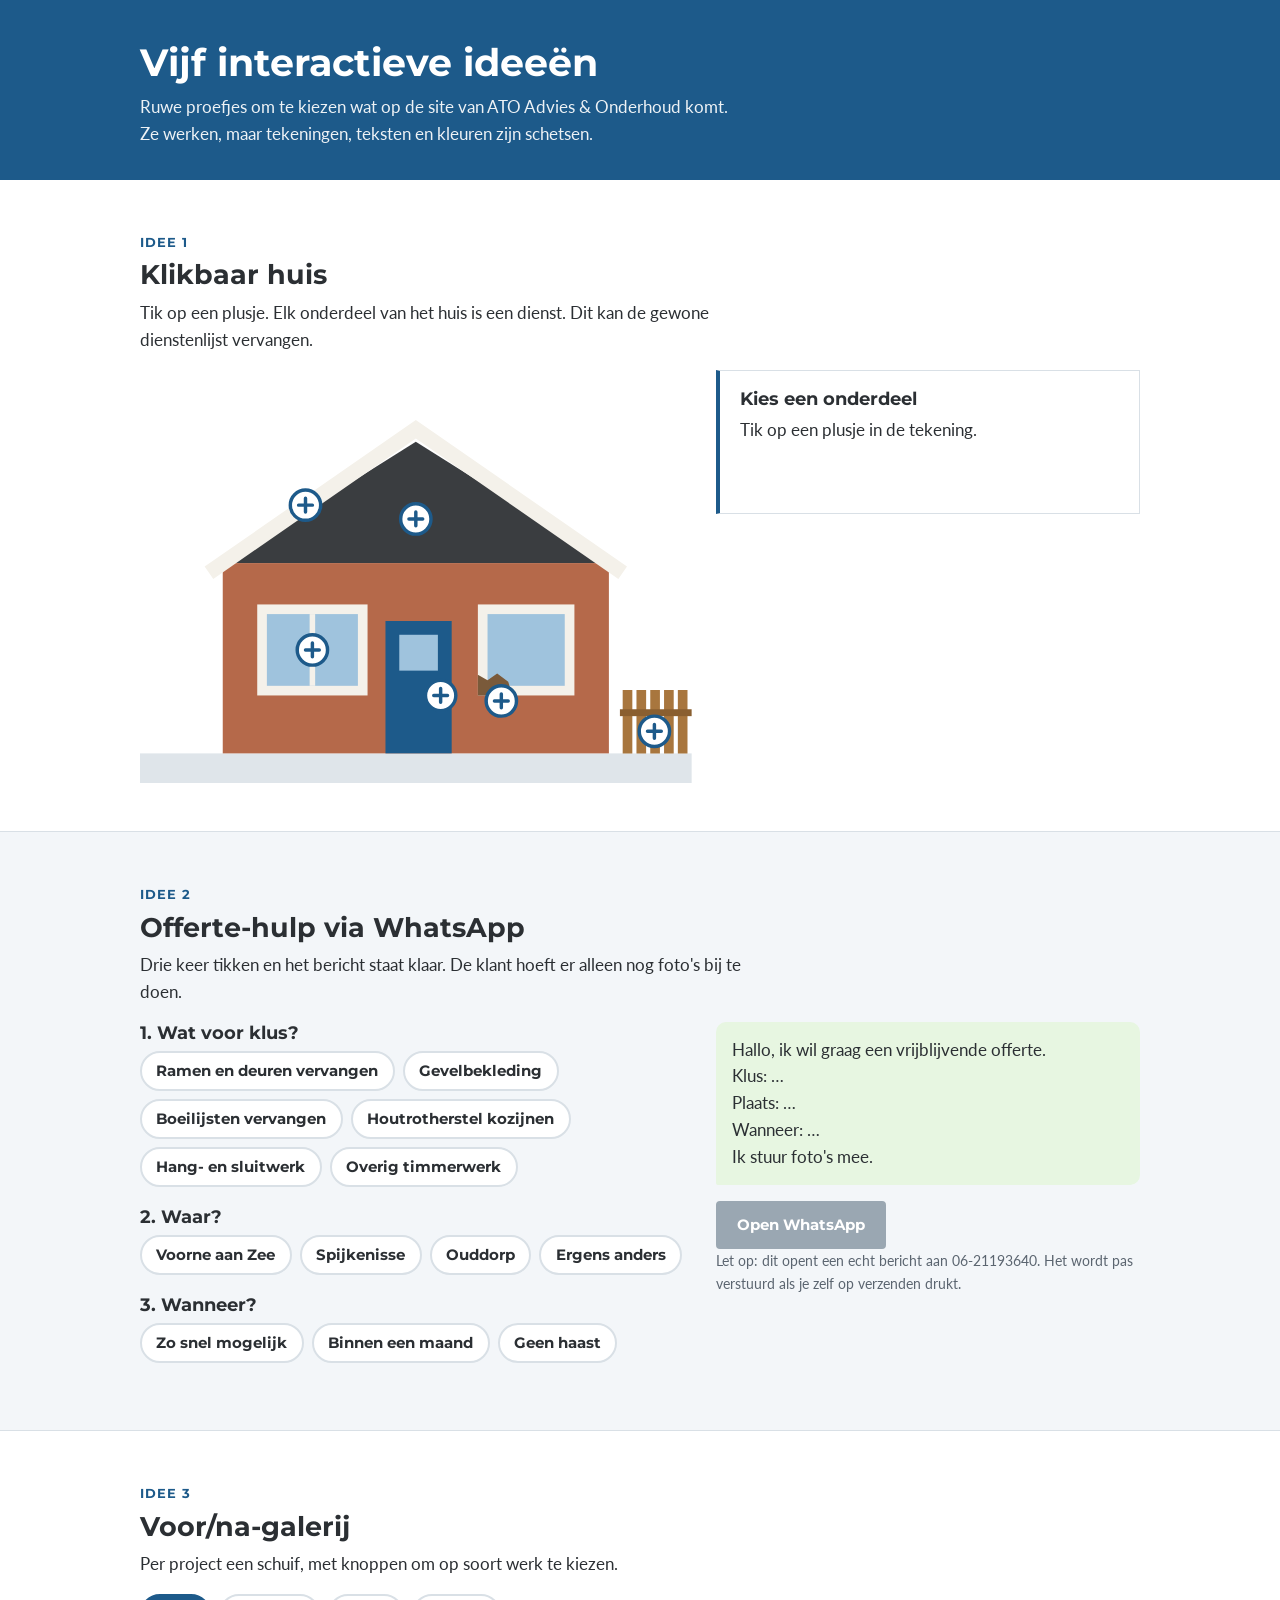
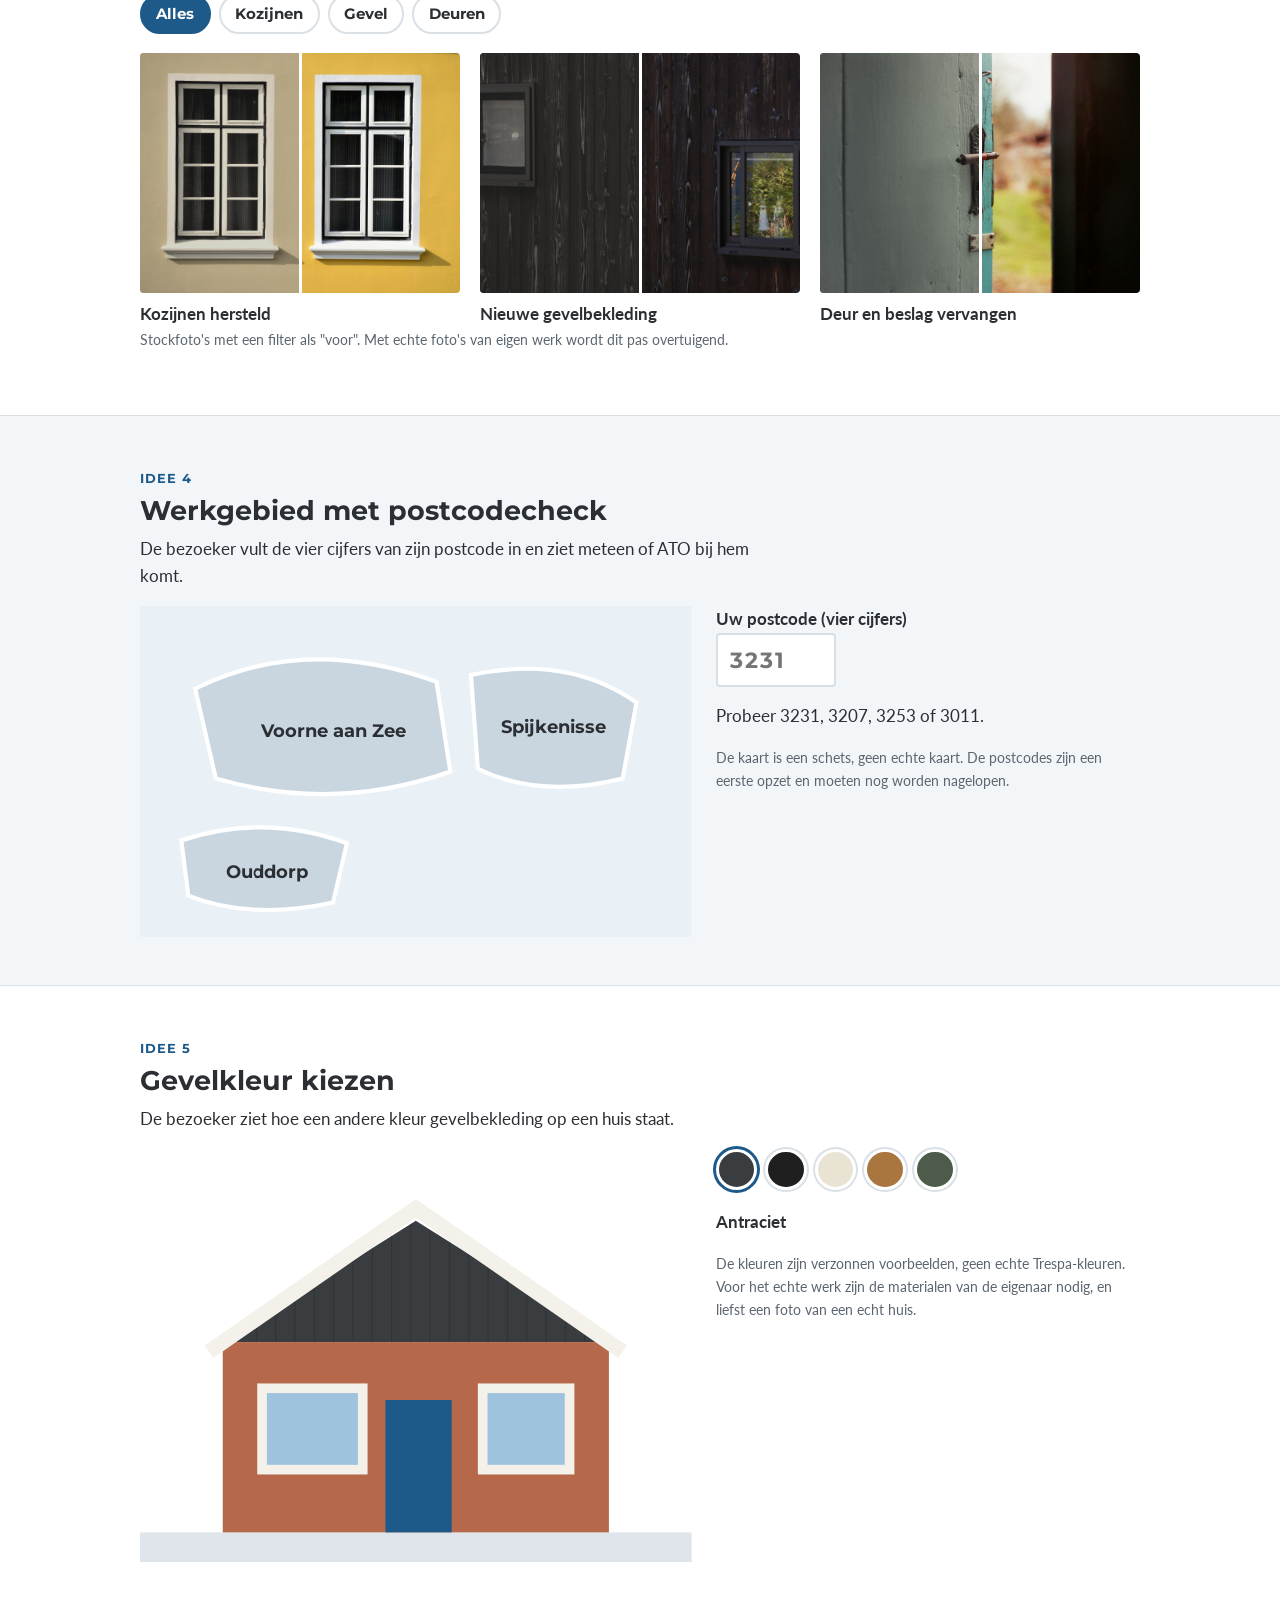
<file: claude/ideeen/index.html>
<!doctype html>
<html lang="nl">
<head>
<meta charset="utf-8">
<meta name="viewport" content="width=device-width, initial-scale=1">
<meta name="robots" content="noindex">
<title>Interactieve ideeën | ATO Advies & Onderhoud</title>
<link rel="preconnect" href="https://fonts.googleapis.com">
<link rel="preconnect" href="https://fonts.gstatic.com" crossorigin>
<link rel="stylesheet" href="https://fonts.googleapis.com/css2?family=Lato:wght@400;700&family=Montserrat:wght@600;700&display=swap">
<style>
  /* Schetspagina: vijf ruwe proefjes om uit te kiezen. Alles in één bestand, niets hiervan is af. */
  :root { --blue: #1D5A8A; --ink: #2B2F33; --soft: #F3F6F9; --line: #D9E0E6; --wood: #A8763E; }
  * { box-sizing: border-box; }
  body { margin: 0; font: 400 1.05rem/1.6 Lato, system-ui, sans-serif; color: var(--ink); background: #fff; }
  h1, h2, h3 { font-family: Montserrat, system-ui, sans-serif; line-height: 1.2; margin: 0 0 .5rem; }
  h1 { font-size: clamp(1.7rem, 4vw, 2.4rem); }
  h2 { font-size: clamp(1.3rem, 3vw, 1.7rem); }
  h3 { font-size: 1.1rem; }
  p { margin: 0 0 1rem; }
  .wrap { max-width: 1040px; margin: 0 auto; padding: 0 20px; }
  header { background: var(--blue); color: #fff; padding: 2.5rem 0 2rem; }
  header p { max-width: 60ch; margin: 0; opacity: .92; }
  section { padding: 3rem 0; border-bottom: 1px solid var(--line); }
  section:nth-of-type(even) { background: var(--soft); }
  .nr { display: inline-block; font: 700 .8rem/1 Montserrat, sans-serif; letter-spacing: .08em; text-transform: uppercase; color: var(--blue); margin-bottom: .6rem; }
  .intro { max-width: 62ch; }
  .note { font-size: .9rem; color: #5B6570; }
  .two { display: grid; gap: 1.5rem; align-items: start; }
  @media (min-width: 760px) { .two { grid-template-columns: 1.3fr 1fr; } }
  .panel { background: #fff; border: 1px solid var(--line); border-left: 4px solid var(--blue); padding: 1.1rem 1.25rem; min-height: 9rem; }
  button, .btn { font: 700 .95rem/1.2 Montserrat, sans-serif; cursor: pointer; }
  .btn { display: inline-block; padding: .8rem 1.2rem; background: var(--blue); color: #fff; border: 2px solid var(--blue); border-radius: 4px; text-decoration: none; }
  .btn[aria-disabled="true"] { background: #9AA7B2; border-color: #9AA7B2; pointer-events: none; }
  .chips { display: flex; flex-wrap: wrap; gap: .5rem; margin: 0 0 1.2rem; }
  .chip { padding: .55rem .9rem; background: #fff; color: var(--ink); border: 2px solid var(--line); border-radius: 999px; }
  .chip[aria-pressed="true"] { background: var(--blue); border-color: var(--blue); color: #fff; }
  :focus-visible { outline: 3px solid #F2A900; outline-offset: 2px; }

  /* 1 en 5: het getekende huis */
  .house { width: 100%; height: auto; display: block; }
  .part { cursor: pointer; }
  .part .dot { fill: #fff; stroke: var(--blue); stroke-width: 2.5; }
  .part .plus { stroke: var(--blue); stroke-width: 2.5; stroke-linecap: round; }
  .part:hover .dot, .part.is-on .dot { fill: var(--blue); }
  .part:hover .plus, .part.is-on .plus { stroke: #fff; }
  .part:focus { outline: none; }
  .part:focus-visible .dot { stroke: #F2A900; stroke-width: 4; }
  .swatch { width: 2.6rem; height: 2.6rem; border-radius: 50%; border: 3px solid #fff; box-shadow: 0 0 0 2px var(--line); padding: 0; }
  .swatch[aria-pressed="true"] { box-shadow: 0 0 0 3px var(--blue); }

  /* 2: offerte-hulp */
  .msg { background: #E7F6E1; border-radius: 10px 10px 10px 2px; padding: .9rem 1rem; white-space: pre-line; min-height: 7rem; }

  /* 3: voor/na-schuif, zelfde opbouw als in de mockups */
  .cards { display: grid; gap: 1.25rem; grid-template-columns: repeat(auto-fit, minmax(260px, 1fr)); }
  .cards figure { margin: 0; }
  .cards figcaption { font-weight: 700; padding-top: .5rem; }
  .ba { position: relative; overflow: hidden; aspect-ratio: 4 / 3; border-radius: 4px; }
  .ba img { display: block; width: 100%; height: 100%; object-fit: cover; }
  .ba-before { position: absolute; inset: 0; clip-path: inset(0 calc(100% - var(--pos)) 0 0);
    /* ponytail: zelfde foto met filter als plaatshouder; filter weg zodra er echte voor-foto's zijn */
    filter: grayscale(.6) sepia(.35) contrast(.85) brightness(.9); }
  .ba::after { content: ""; position: absolute; top: 0; bottom: 0; left: var(--pos); width: 3px; margin-left: -1.5px; background: #fff; pointer-events: none; }
  .ba-range { position: absolute; inset: 0; width: 100%; height: 100%; margin: 0; opacity: 0; cursor: ew-resize; touch-action: pan-y; }
  .ba:has(.ba-range:focus-visible) { outline: 3px solid #F2A900; outline-offset: 2px; }

  /* 4: werkgebied */
  .pc { font: 700 1.4rem/1 Montserrat, sans-serif; width: 7.5rem; padding: .7rem .8rem; border: 2px solid var(--line); border-radius: 4px; letter-spacing: .08em; }
  .area { fill: #C9D6E0; stroke: #fff; stroke-width: 3; transition: fill .25s; }
  .area.is-on { fill: var(--blue); }
  .area-label { font: 700 13px Montserrat, sans-serif; fill: var(--ink); pointer-events: none; }
  .area.is-on + .area-label { fill: #fff; }
  .yes { color: #1E7B3A; font-weight: 700; }
  .no { color: #9A3B1E; font-weight: 700; }
</style>
</head>
<body>

<header>
  <div class="wrap">
    <h1>Vijf interactieve ideeën</h1>
    <p>Ruwe proefjes om te kiezen wat op de site van ATO Advies &amp; Onderhoud komt. Ze werken, maar tekeningen, teksten en kleuren zijn schetsen.</p>
  </div>
</header>

<section>
  <div class="wrap">
    <span class="nr">Idee 1</span>
    <h2>Klikbaar huis</h2>
    <p class="intro">Tik op een plusje. Elk onderdeel van het huis is een dienst. Dit kan de gewone dienstenlijst vervangen.</p>
    <div class="two">
      <svg class="house" id="huis" viewBox="0 0 400 300" role="group" aria-label="Huis met aanklikbare onderdelen">
        <rect x="0" y="278" width="400" height="22" fill="#DFE5EA"/>
        <rect x="60" y="140" width="280" height="138" fill="#B5694A"/>
        <g class="part" data-part="gevel" tabindex="0" role="button" aria-label="Gevelbekleding">
          <polygon points="60,140 200,52 340,140" fill="#3A3D40"/>
          <circle class="dot" cx="200" cy="108" r="11"/><path class="plus" d="M195 108h10M200 103v10"/>
        </g>
        <g class="part" data-part="boeilijst" tabindex="0" role="button" aria-label="Boeilijsten">
          <polyline points="50,147 200,43 350,147" fill="none" stroke="#F4F1EA" stroke-width="11"/>
          <circle class="dot" cx="120" cy="98" r="11"/><path class="plus" d="M115 98h10M120 93v10"/>
        </g>
        <g class="part" data-part="ramen" tabindex="0" role="button" aria-label="Ramen en deuren">
          <rect x="85" y="170" width="80" height="66" fill="#F4F1EA"/>
          <rect x="92" y="177" width="66" height="52" fill="#9FC3DD"/>
          <rect x="123" y="177" width="4" height="52" fill="#F4F1EA"/>
          <rect x="178" y="182" width="48" height="96" fill="#1D5A8A"/>
          <rect x="188" y="192" width="28" height="26" fill="#9FC3DD"/>
          <circle class="dot" cx="125" cy="203" r="11"/><path class="plus" d="M120 203h10M125 198v10"/>
        </g>
        <g class="part" data-part="houtrot" tabindex="0" role="button" aria-label="Houtrotherstel kozijnen">
          <rect x="245" y="170" width="70" height="66" fill="#F4F1EA"/>
          <rect x="252" y="177" width="56" height="52" fill="#9FC3DD"/>
          <polygon points="245,236 245,221 252,225 259,220 267,226 270,236" fill="#7A5A3A"/>
          <circle class="dot" cx="262" cy="240" r="11"/><path class="plus" d="M257 240h10M262 235v10"/>
        </g>
        <g class="part" data-part="sluitwerk" tabindex="0" role="button" aria-label="Hang- en sluitwerk">
          <circle cx="218" cy="236" r="14" fill="transparent"/>
          <circle class="dot" cx="218" cy="236" r="11"/><path class="plus" d="M213 236h10M218 231v10"/>
        </g>
        <g class="part" data-part="overig" tabindex="0" role="button" aria-label="Overig timmerwerk">
          <path d="M350 232h7v46h-7zM360 232h7v46h-7zM370 232h7v46h-7zM380 232h7v46h-7zM390 232h7v46h-7z" fill="#A8763E"/>
          <rect x="348" y="246" width="52" height="5" fill="#8A5F30"/>
          <circle class="dot" cx="373" cy="262" r="11"/><path class="plus" d="M368 262h10M373 257v10"/>
        </g>
      </svg>
      <div class="panel" id="huis-uitleg" aria-live="polite">
        <h3>Kies een onderdeel</h3>
        <p>Tik op een plusje in de tekening.</p>
      </div>
    </div>
  </div>
</section>

<section>
  <div class="wrap">
    <span class="nr">Idee 2</span>
    <h2>Offerte-hulp via WhatsApp</h2>
    <p class="intro">Drie keer tikken en het bericht staat klaar. De klant hoeft er alleen nog foto's bij te doen.</p>
    <div class="two">
      <div id="hulp"></div>
      <div>
        <p class="msg" id="hulp-bericht"></p>
        <a class="btn" id="hulp-link" href="https://wa.me/31621193640" aria-disabled="true">Open WhatsApp</a>
        <p class="note">Let op: dit opent een echt bericht aan 06-21193640. Het wordt pas verstuurd als je zelf op verzenden drukt.</p>
      </div>
    </div>
  </div>
</section>

<section>
  <div class="wrap">
    <span class="nr">Idee 3</span>
    <h2>Voor/na-galerij</h2>
    <p class="intro">Per project een schuif, met knoppen om op soort werk te kiezen.</p>
    <div class="chips" id="filter">
      <button class="chip" aria-pressed="true" data-cat="">Alles</button>
      <button class="chip" aria-pressed="false" data-cat="kozijnen">Kozijnen</button>
      <button class="chip" aria-pressed="false" data-cat="gevel">Gevel</button>
      <button class="chip" aria-pressed="false" data-cat="deuren">Deuren</button>
    </div>
    <div class="cards" id="galerij">
      <figure data-cat="kozijnen">
        <div class="ba" style="--pos:50%">
          <img src="fotos/voorna.jpg" alt="Kozijnen na het werk" width="1800" height="1200">
          <img class="ba-before" src="fotos/voorna.jpg" alt="" aria-hidden="true" width="1800" height="1200">
          <input class="ba-range" type="range" min="0" max="100" value="50" aria-label="Schuif tussen voor en na: kozijnen">
        </div>
        <figcaption>Kozijnen hersteld</figcaption>
      </figure>
      <figure data-cat="gevel">
        <div class="ba" style="--pos:50%">
          <img src="fotos/gevel.jpg" alt="Gevelbekleding na het werk" width="1800" height="1200" loading="lazy">
          <img class="ba-before" src="fotos/gevel.jpg" alt="" aria-hidden="true" width="1800" height="1200" loading="lazy">
          <input class="ba-range" type="range" min="0" max="100" value="50" aria-label="Schuif tussen voor en na: gevel">
        </div>
        <figcaption>Nieuwe gevelbekleding</figcaption>
      </figure>
      <figure data-cat="deuren">
        <div class="ba" style="--pos:50%">
          <img src="fotos/deur.jpg" alt="Deur na het werk" width="1800" height="1200" loading="lazy">
          <img class="ba-before" src="fotos/deur.jpg" alt="" aria-hidden="true" width="1800" height="1200" loading="lazy">
          <input class="ba-range" type="range" min="0" max="100" value="50" aria-label="Schuif tussen voor en na: deur">
        </div>
        <figcaption>Deur en beslag vervangen</figcaption>
      </figure>
    </div>
    <p class="note">Stockfoto's met een filter als "voor". Met echte foto's van eigen werk wordt dit pas overtuigend.</p>
  </div>
</section>

<section>
  <div class="wrap">
    <span class="nr">Idee 4</span>
    <h2>Werkgebied met postcodecheck</h2>
    <p class="intro">De bezoeker vult de vier cijfers van zijn postcode in en ziet meteen of ATO bij hem komt.</p>
    <div class="two">
      <svg class="house" viewBox="0 0 400 240" role="img" aria-label="Schets van het werkgebied">
        <rect width="400" height="240" fill="#EAF1F6"/>
        <path id="g-voorne" class="area" d="M40 60 Q120 20 215 55 L225 120 Q140 150 55 125 Z"/>
        <text class="area-label" x="88" y="95">Voorne aan Zee</text>
        <path id="g-spijkenisse" class="area" d="M240 50 Q310 35 360 70 L350 125 Q290 140 245 118 Z"/>
        <text class="area-label" x="262" y="92">Spijkenisse</text>
        <path id="g-ouddorp" class="area" d="M30 170 Q90 150 150 172 L140 215 Q80 228 35 210 Z"/>
        <text class="area-label" x="62" y="197">Ouddorp</text>
      </svg>
      <div>
        <label for="pc"><strong>Uw postcode (vier cijfers)</strong></label><br>
        <input class="pc" id="pc" inputmode="numeric" maxlength="4" placeholder="3231" autocomplete="off">
        <p id="pc-uit" aria-live="polite" style="margin-top:1rem">Probeer 3231, 3207, 3253 of 3011.</p>
        <p class="note">De kaart is een schets, geen echte kaart. De postcodes zijn een eerste opzet en moeten nog worden nagelopen.</p>
      </div>
    </div>
  </div>
</section>

<section>
  <div class="wrap">
    <span class="nr">Idee 5</span>
    <h2>Gevelkleur kiezen</h2>
    <p class="intro">De bezoeker ziet hoe een andere kleur gevelbekleding op een huis staat.</p>
    <div class="two">
      <svg class="house" id="kleurhuis" viewBox="0 0 400 300" role="img" aria-label="Huis met gevelbekleding in de gekozen kleur" style="--gevel:#3A3D40">
        <defs>
          <pattern id="planken" width="14" height="14" patternUnits="userSpaceOnUse"><path d="M0 0v14" stroke="#000" stroke-opacity=".18" stroke-width="1.5"/></pattern>
        </defs>
        <rect x="0" y="278" width="400" height="22" fill="#DFE5EA"/>
        <rect x="60" y="140" width="280" height="138" fill="#B5694A"/>
        <polygon points="60,140 200,52 340,140" style="fill:var(--gevel)"/>
        <polygon points="60,140 200,52 340,140" fill="url(#planken)"/>
        <polyline points="50,147 200,43 350,147" fill="none" stroke="#F4F1EA" stroke-width="11"/>
        <rect x="85" y="170" width="80" height="66" fill="#F4F1EA"/><rect x="92" y="177" width="66" height="52" fill="#9FC3DD"/>
        <rect x="178" y="182" width="48" height="96" fill="#1D5A8A"/>
        <rect x="245" y="170" width="70" height="66" fill="#F4F1EA"/><rect x="252" y="177" width="56" height="52" fill="#9FC3DD"/>
      </svg>
      <div>
        <div class="chips" id="kleuren">
          <button class="swatch" aria-pressed="true" aria-label="Antraciet" data-kleur="#3A3D40" style="background:#3A3D40"></button>
          <button class="swatch" aria-pressed="false" aria-label="Zwart" data-kleur="#1F1F1F" style="background:#1F1F1F"></button>
          <button class="swatch" aria-pressed="false" aria-label="Crème" data-kleur="#E9E3D3" style="background:#E9E3D3"></button>
          <button class="swatch" aria-pressed="false" aria-label="Houtkleur" data-kleur="#A8763E" style="background:#A8763E"></button>
          <button class="swatch" aria-pressed="false" aria-label="Groen" data-kleur="#4C5B4A" style="background:#4C5B4A"></button>
        </div>
        <p><strong id="kleur-naam">Antraciet</strong></p>
        <p class="note">De kleuren zijn verzonnen voorbeelden, geen echte Trespa-kleuren. Voor het echte werk zijn de materialen van de eigenaar nodig, en liefst een foto van een echt huis.</p>
      </div>
    </div>
  </div>
</section>

<script>
  const kies = (groep, knop) => groep.querySelectorAll("button").forEach((b) => b.setAttribute("aria-pressed", b === knop));

  // 1: klikbaar huis. Teksten komen uit content/nl.json.
  const ONDERDELEN = {
    ramen: ["Ramen en deuren vervangen", "Nieuwe ramen, deuren of complete kozijnen, netjes op maat geplaatst."],
    gevel: ["Gevelbekleding", "Uw gevel opnieuw bekleed met Trespa of multiplex, strak afgewerkt."],
    boeilijst: ["Boeilijsten vervangen", "Verweerde boeilijsten vervangen, in het materiaal dat bij uw woning past."],
    houtrot: ["Houtrotherstel kozijnen", "Houtrot in kozijnen vakkundig hersteld, zodat vervangen vaak niet nodig is."],
    sluitwerk: ["Hang- en sluitwerk", "Nieuwe scharnieren, sloten en deurbeslag, goed afgehangen en sluitend."],
    overig: ["Overig timmerwerk", "Een andere klus? Bel gerust, we denken graag mee."],
  };
  const uitleg = document.getElementById("huis-uitleg");
  document.querySelectorAll("#huis .part").forEach((part) => {
    const toon = () => {
      const [titel, tekst] = ONDERDELEN[part.dataset.part];
      document.querySelectorAll("#huis .part").forEach((p) => p.classList.toggle("is-on", p === part));
      uitleg.innerHTML = `<h3></h3><p></p><a class="btn" href="tel:+31621193640">Bel 06-21193640</a>`;
      uitleg.querySelector("h3").textContent = titel;
      uitleg.querySelector("p").textContent = tekst;
    };
    part.addEventListener("click", toon);
    part.addEventListener("keydown", (e) => { if (e.key === "Enter" || e.key === " ") { e.preventDefault(); toon(); } });
  });

  // 2: offerte-hulp
  const STAPPEN = [
    ["Wat voor klus?", Object.values(ONDERDELEN).map(([titel]) => titel)],
    ["Waar?", ["Voorne aan Zee", "Spijkenisse", "Ouddorp", "Ergens anders"]],
    ["Wanneer?", ["Zo snel mogelijk", "Binnen een maand", "Geen haast"]],
  ];
  const keuzes = [];
  const bericht = document.getElementById("hulp-bericht");
  const link = document.getElementById("hulp-link");
  const werkBij = () => {
    const klaar = STAPPEN.every((_, i) => keuzes[i]);
    const tekst = `Hallo, ik wil graag een vrijblijvende offerte.\nKlus: ${keuzes[0] || "…"}\nPlaats: ${keuzes[1] || "…"}\nWanneer: ${keuzes[2] || "…"}\nIk stuur foto's mee.`;
    bericht.textContent = tekst;
    link.setAttribute("aria-disabled", !klaar);
    link.href = "https://wa.me/31621193640" + (klaar ? "?text=" + encodeURIComponent(tekst) : "");
  };
  STAPPEN.forEach(([vraag, opties], i) => {
    const groep = document.createElement("div");
    groep.innerHTML = `<h3></h3><div class="chips"></div>`;
    groep.querySelector("h3").textContent = `${i + 1}. ${vraag}`;
    opties.forEach((optie) => {
      const knop = Object.assign(document.createElement("button"), { className: "chip", textContent: optie });
      knop.setAttribute("aria-pressed", false);
      knop.addEventListener("click", () => { keuzes[i] = optie; kies(groep, knop); werkBij(); });
      groep.lastChild.append(knop);
    });
    document.getElementById("hulp").append(groep);
  });
  werkBij();

  // 3: schuif en filter
  document.querySelectorAll(".ba-range").forEach((range) =>
    range.addEventListener("input", () => range.parentElement.style.setProperty("--pos", range.value + "%")));
  const filter = document.getElementById("filter");
  filter.addEventListener("click", (e) => {
    const knop = e.target.closest("button");
    if (!knop) return;
    kies(filter, knop);
    document.querySelectorAll("#galerij figure").forEach((f) => { f.hidden = !!knop.dataset.cat && f.dataset.cat !== knop.dataset.cat; });
  });

  // 4: postcodecheck. ponytail: eerste opzet van de reeksen; nalopen met de eigenaar voordat dit live gaat.
  const GEBIEDEN = [
    ["g-spijkenisse", "Spijkenisse", 3200, 3209],
    ["g-voorne", "Voorne aan Zee", 3220, 3238],
    ["g-ouddorp", "Ouddorp", 3253, 3253],
  ];
  const zoekGebied = (pc) => GEBIEDEN.find(([, , van, tot]) => pc >= van && pc <= tot);
  console.assert(zoekGebied(3231)[1] === "Voorne aan Zee" && zoekGebied(3207)[1] === "Spijkenisse" && zoekGebied(3253)[1] === "Ouddorp" && !zoekGebied(3011) && !zoekGebied(3215), "postcodecheck klopt niet");
  const pcUit = document.getElementById("pc-uit");
  document.getElementById("pc").addEventListener("input", (e) => {
    const cijfers = e.target.value.replace(/\D/g, "");
    e.target.value = cijfers;
    const gebied = cijfers.length === 4 ? zoekGebied(+cijfers) : null;
    document.querySelectorAll(".area").forEach((a) => a.classList.toggle("is-on", !!gebied && a.id === gebied[0]));
    if (cijfers.length < 4) pcUit.textContent = "Vul vier cijfers in.";
    else if (gebied) pcUit.innerHTML = `<span class="yes">Ja, wij komen in ${gebied[1]}.</span> Bel 06-21193640 voor een afspraak.`;
    else pcUit.innerHTML = `<span class="no">Dat ligt buiten ons vaste werkgebied.</span> Bel gerust om te overleggen.`;
  });

  // 5: gevelkleur
  const kleuren = document.getElementById("kleuren");
  kleuren.addEventListener("click", (e) => {
    const knop = e.target.closest("button");
    if (!knop) return;
    kies(kleuren, knop);
    document.getElementById("kleurhuis").style.setProperty("--gevel", knop.dataset.kleur);
    document.getElementById("kleur-naam").textContent = knop.getAttribute("aria-label");
  });
</script>
</body>
</html>
</file>
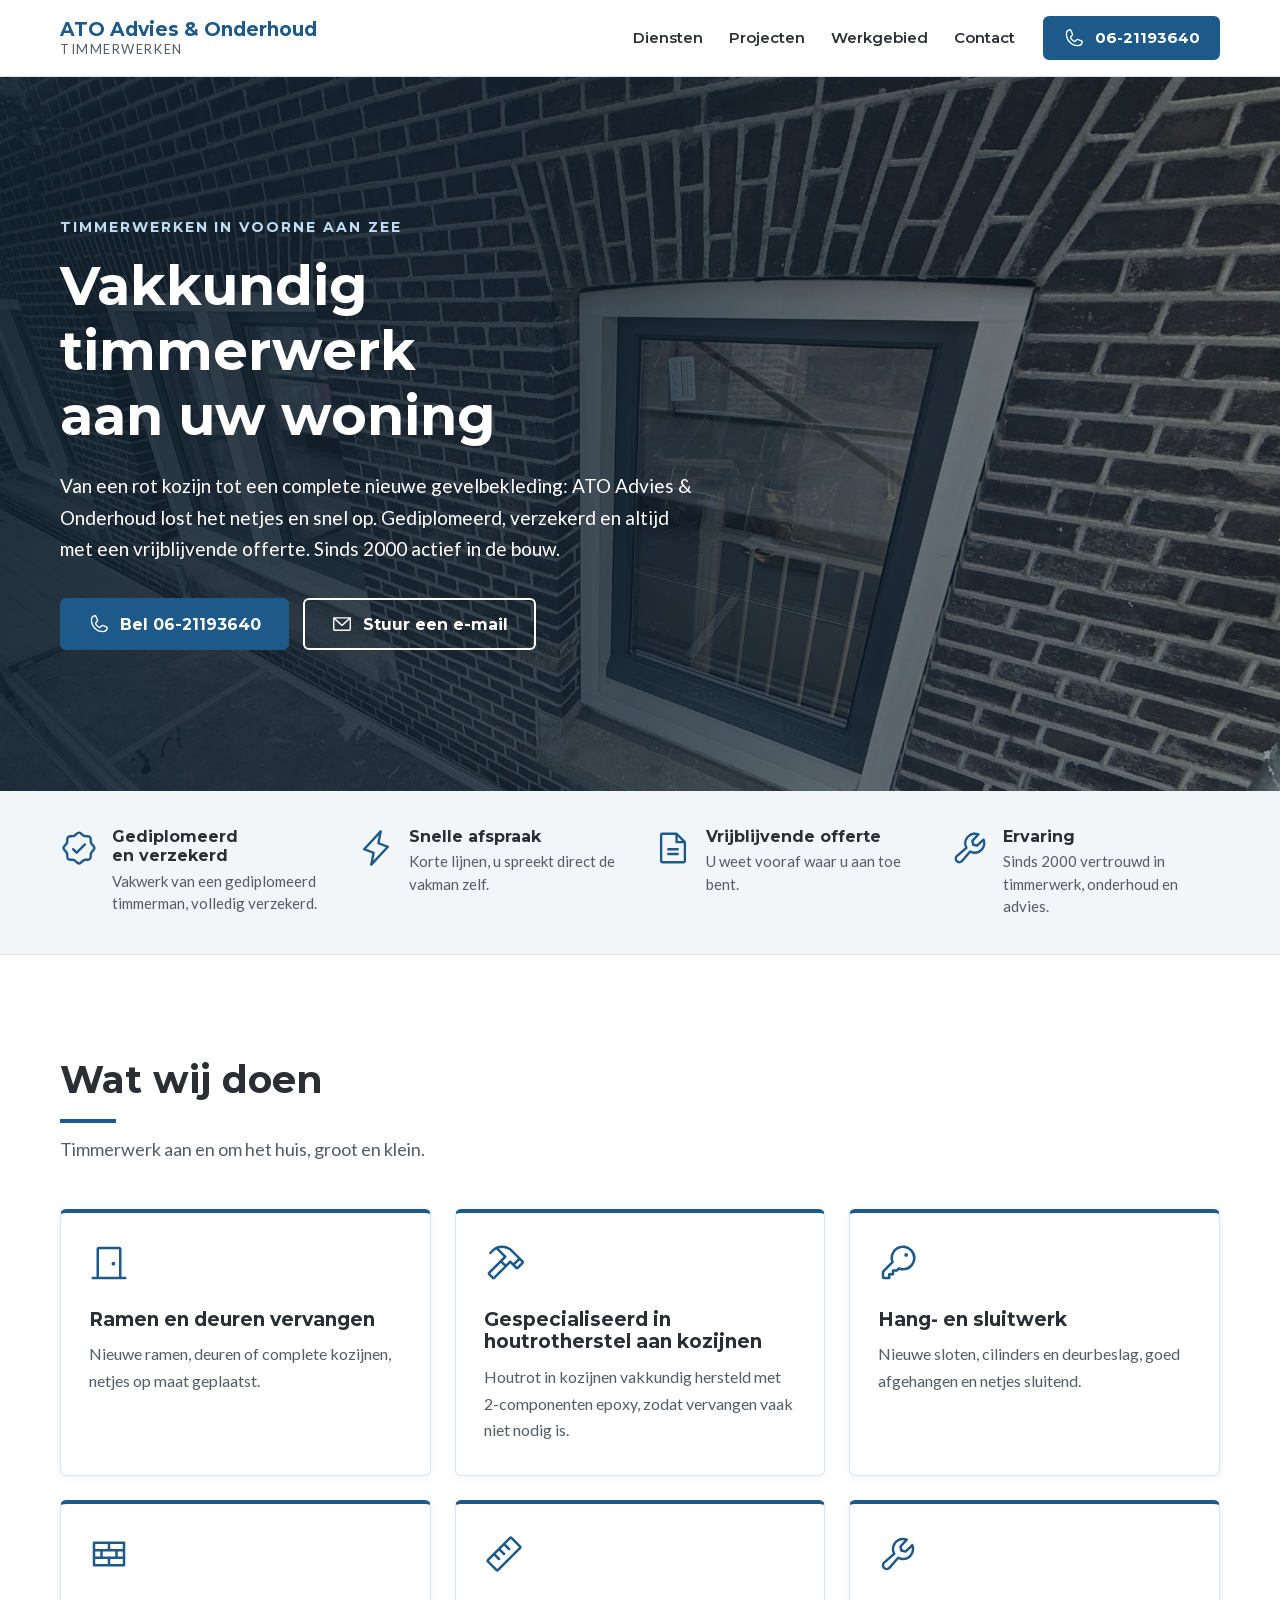
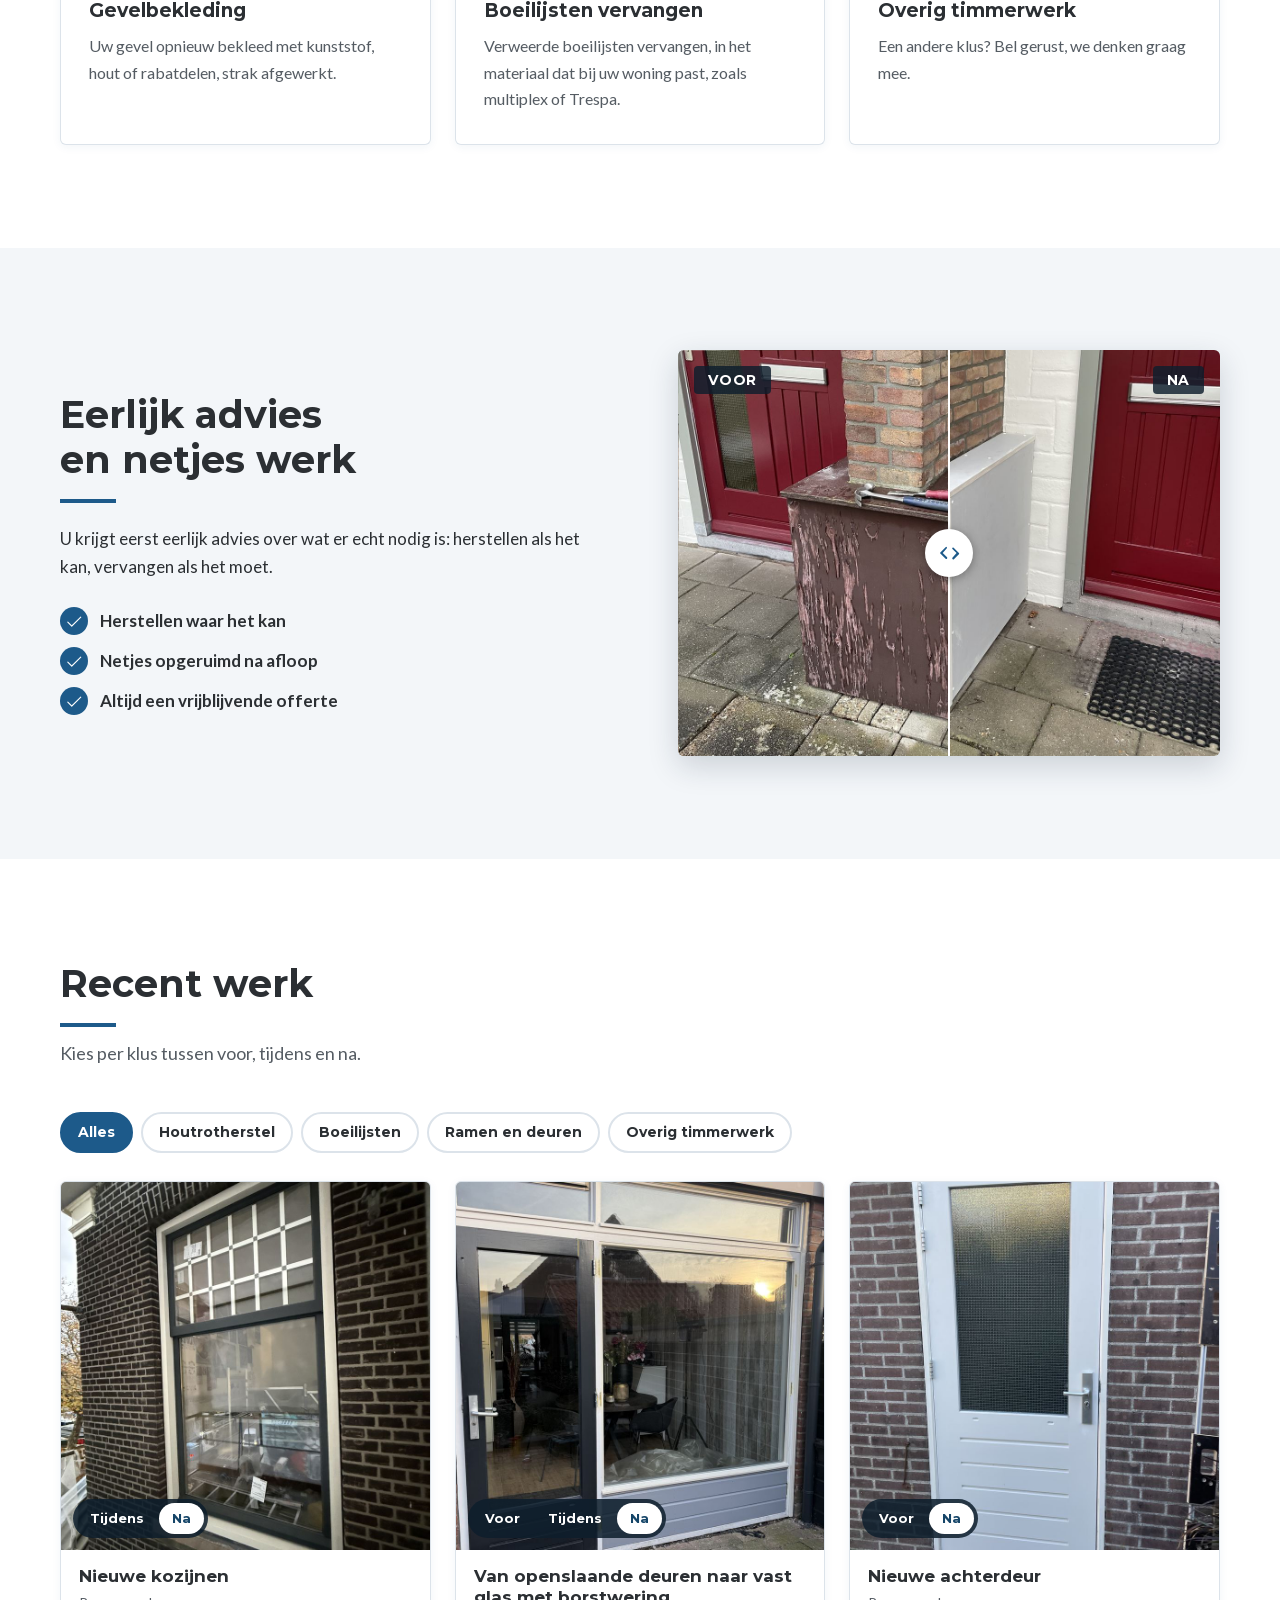
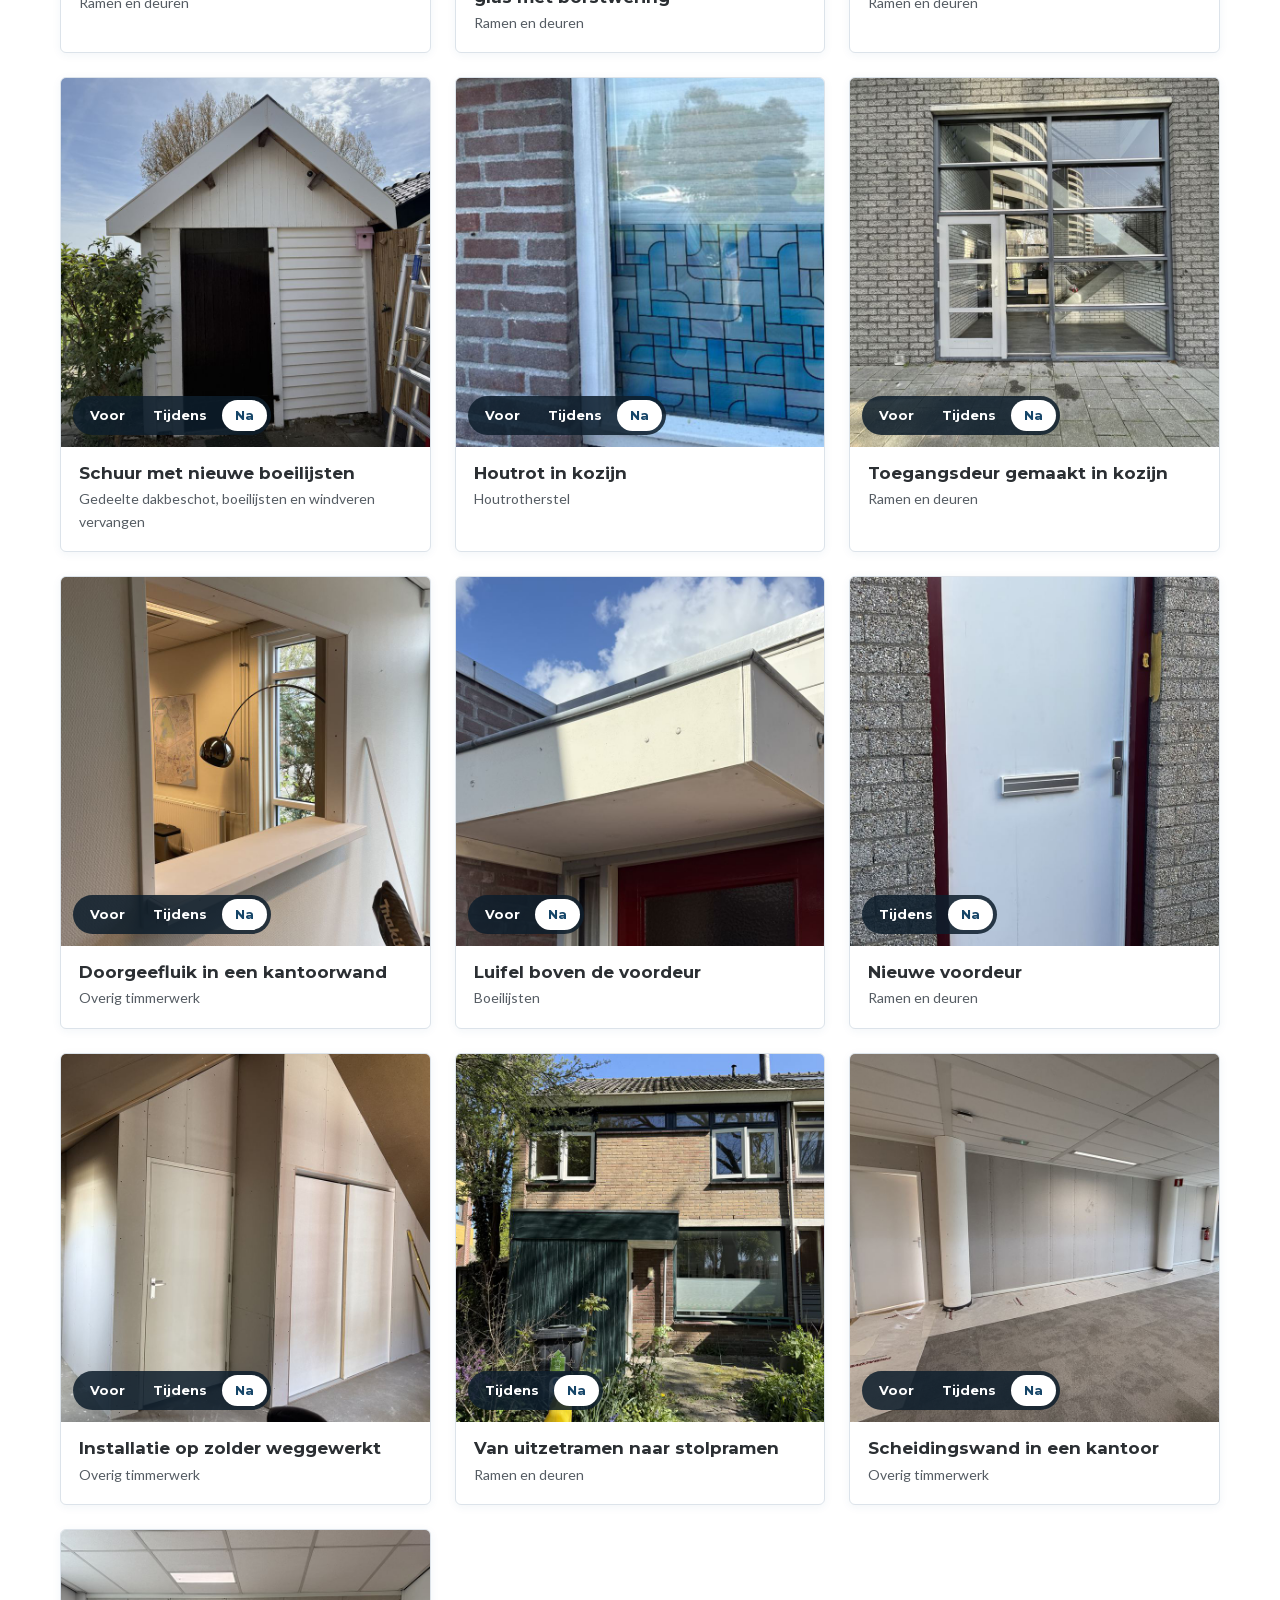
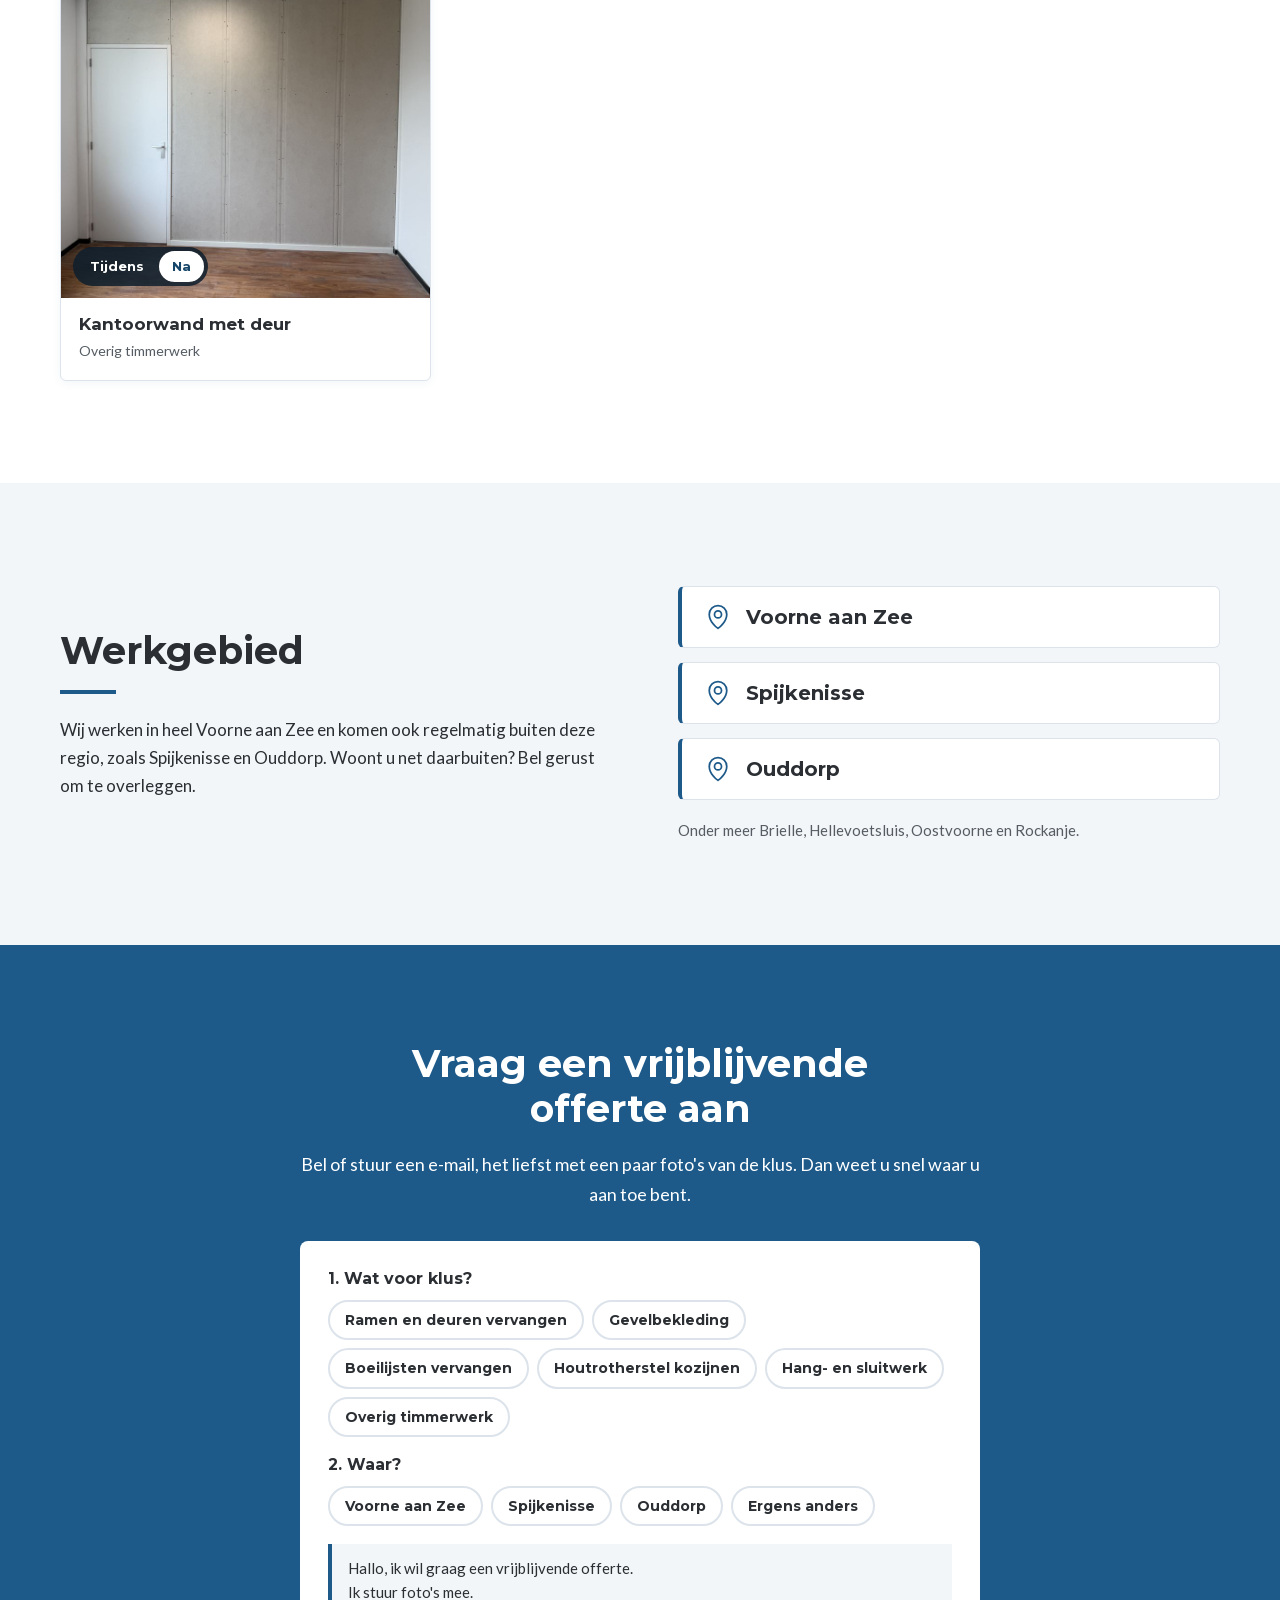
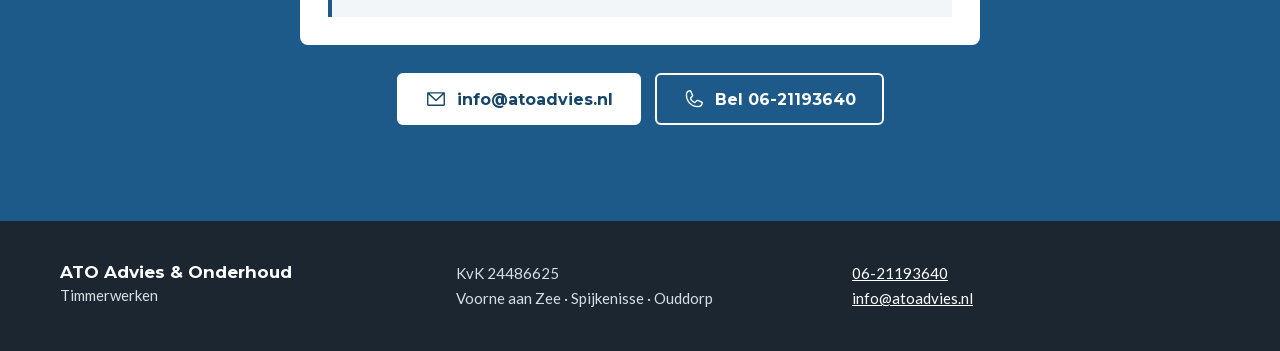
<file: claude/klassiek/index.html>
<!doctype html>
<html lang="nl">
<head>
<meta charset="utf-8">
<meta name="viewport" content="width=device-width, initial-scale=1">
<title data-i18n="meta.title">ATO Advies &amp; Onderhoud | Timmerwerk in Voorne aan Zee</title>
<meta name="description" data-i18n-content="meta.desc" content="Timmerbedrijf voor kozijnen, ramen en deuren, gevelbekleding, boeilijsten en houtrotherstel in Voorne aan Zee, Spijkenisse en Ouddorp. Vrijblijvende offerte.">
<meta name="theme-color" content="#1D5A8A">
<link rel="stylesheet" href="style.css">
  <script src="https://reviewlayer.reviewlayer.workers.dev/review.js" defer></script>
</head>
<body>
<a class="skip" href="#diensten">Naar de inhoud</a>

<header class="top">
  <div class="wrap top-in">
    <a class="brand" href="#">
      <span class="brand-name" data-i18n="brand.name">ATO Advies &amp; Onderhoud</span>
      <span class="brand-tag" data-i18n="brand.tagline">Timmerwerken</span>
    </a>
    <nav class="nav" aria-label="Hoofdmenu">
      <a href="#diensten" data-i18n="nav.services">Diensten</a>
      <a href="#projecten" data-i18n="nav.projects">Projecten</a>
      <a href="#werkgebied" data-i18n="nav.area">Werkgebied</a>
      <a href="#contact" data-i18n="nav.contact">Contact</a>
    </nav>
    <a class="btn btn-sm" href="tel:+31621193640"><svg aria-hidden="true" xmlns="http://www.w3.org/2000/svg" viewBox="0 0 256 256" fill="currentColor"><path d="M222.37,158.46l-47.11-21.11-.13-.06a16,16,0,0,0-15.17,1.4,8.12,8.12,0,0,0-.75.56L134.87,160c-15.42-7.49-31.34-23.29-38.83-38.51l20.78-24.71c.2-.25.39-.5.57-.77a16,16,0,0,0,1.32-15.06l0-.12L97.54,33.64a16,16,0,0,0-16.62-9.52A56.26,56.26,0,0,0,32,80c0,79.4,64.6,144,144,144a56.26,56.26,0,0,0,55.88-48.92A16,16,0,0,0,222.37,158.46ZM176,208A128.14,128.14,0,0,1,48,80,40.2,40.2,0,0,1,82.87,40a.61.61,0,0,0,0,.12l21,47L83.2,111.86a6.13,6.13,0,0,0-.57.77,16,16,0,0,0-1,15.7c9.06,18.53,27.73,37.06,46.46,46.11a16,16,0,0,0,15.75-1.14,8.44,8.44,0,0,0,.74-.56L168.89,152l47,21.05h0s.08,0,.11,0A40.21,40.21,0,0,1,176,208Z"/></svg><span data-i18n="brand.phone">06-21193640</span></a>
  </div>
</header>

<main>
<section class="hero">
  <img class="hero-img" src="fotos/rij-kozijnen.jpg" alt="Nieuwe kozijnen in een gevel van donkere baksteen" width="1800" height="1200">
  <div class="wrap hero-in">
    <p class="kicker" data-i18n="hero.kicker">Timmerwerken in Voorne aan Zee</p>
    <h1 data-i18n="hero.title">Vakkundig timmerwerk aan uw woning</h1>
    <p class="lead" data-i18n="hero.lead">Van een rot kozijn tot een complete nieuwe gevelbekleding: ATO Advies &amp; Onderhoud lost het netjes en snel op. Gediplomeerd, verzekerd en altijd met een vrijblijvende offerte. Sinds 2000 actief in de bouw.</p>
    <div class="btns">
      <a class="btn" href="tel:+31621193640"><svg aria-hidden="true" xmlns="http://www.w3.org/2000/svg" viewBox="0 0 256 256" fill="currentColor"><path d="M222.37,158.46l-47.11-21.11-.13-.06a16,16,0,0,0-15.17,1.4,8.12,8.12,0,0,0-.75.56L134.87,160c-15.42-7.49-31.34-23.29-38.83-38.51l20.78-24.71c.2-.25.39-.5.57-.77a16,16,0,0,0,1.32-15.06l0-.12L97.54,33.64a16,16,0,0,0-16.62-9.52A56.26,56.26,0,0,0,32,80c0,79.4,64.6,144,144,144a56.26,56.26,0,0,0,55.88-48.92A16,16,0,0,0,222.37,158.46ZM176,208A128.14,128.14,0,0,1,48,80,40.2,40.2,0,0,1,82.87,40a.61.61,0,0,0,0,.12l21,47L83.2,111.86a6.13,6.13,0,0,0-.57.77,16,16,0,0,0-1,15.7c9.06,18.53,27.73,37.06,46.46,46.11a16,16,0,0,0,15.75-1.14,8.44,8.44,0,0,0,.74-.56L168.89,152l47,21.05h0s.08,0,.11,0A40.21,40.21,0,0,1,176,208Z"/></svg><span data-i18n="hero.call">Bel 06-21193640</span></a>
      <a class="btn btn-ghost" href="mailto:info@atoadvies.nl"><svg aria-hidden="true" xmlns="http://www.w3.org/2000/svg" viewBox="0 0 256 256" fill="currentColor"><path d="M224,48H32a8,8,0,0,0-8,8V192a16,16,0,0,0,16,16H216a16,16,0,0,0,16-16V56A8,8,0,0,0,224,48ZM203.43,64,128,133.15,52.57,64ZM216,192H40V74.19l82.59,75.71a8,8,0,0,0,10.82,0L216,74.19V192Z"/></svg><span data-i18n="hero.mail">Stuur een e-mail</span></a>
    </div>
  </div>
</section>

<section class="trust" aria-label="Waarom ATO">
  <ul class="wrap trust-in">
    <li><svg aria-hidden="true" xmlns="http://www.w3.org/2000/svg" viewBox="0 0 256 256" fill="currentColor"><path d="M225.86,102.82c-3.77-3.94-7.67-8-9.14-11.57-1.36-3.27-1.44-8.69-1.52-13.94-.15-9.76-.31-20.82-8-28.51s-18.75-7.85-28.51-8c-5.25-.08-10.67-.16-13.94-1.52-3.56-1.47-7.63-5.37-11.57-9.14C146.28,23.51,138.44,16,128,16s-18.27,7.51-25.18,14.14c-3.94,3.77-8,7.67-11.57,9.14C88,40.64,82.56,40.72,77.31,40.8c-9.76.15-20.82.31-28.51,8S41,67.55,40.8,77.31c-.08,5.25-.16,10.67-1.52,13.94-1.47,3.56-5.37,7.63-9.14,11.57C23.51,109.72,16,117.56,16,128s7.51,18.27,14.14,25.18c3.77,3.94,7.67,8,9.14,11.57,1.36,3.27,1.44,8.69,1.52,13.94.15,9.76.31,20.82,8,28.51s18.75,7.85,28.51,8c5.25.08,10.67.16,13.94,1.52,3.56,1.47,7.63,5.37,11.57,9.14C109.72,232.49,117.56,240,128,240s18.27-7.51,25.18-14.14c3.94-3.77,8-7.67,11.57-9.14,3.27-1.36,8.69-1.44,13.94-1.52,9.76-.15,20.82-.31,28.51-8s7.85-18.75,8-28.51c.08-5.25.16-10.67,1.52-13.94,1.47-3.56,5.37-7.63,9.14-11.57C232.49,146.28,240,138.44,240,128S232.49,109.73,225.86,102.82Zm-11.55,39.29c-4.79,5-9.75,10.17-12.38,16.52-2.52,6.1-2.63,13.07-2.73,19.82-.1,7-.21,14.33-3.32,17.43s-10.39,3.22-17.43,3.32c-6.75.1-13.72.21-19.82,2.73-6.35,2.63-11.52,7.59-16.52,12.38S132,224,128,224s-9.15-4.92-14.11-9.69-10.17-9.75-16.52-12.38c-6.1-2.52-13.07-2.63-19.82-2.73-7-.1-14.33-.21-17.43-3.32s-3.22-10.39-3.32-17.43c-.1-6.75-.21-13.72-2.73-19.82-2.63-6.35-7.59-11.52-12.38-16.52S32,132,32,128s4.92-9.15,9.69-14.11,9.75-10.17,12.38-16.52c2.52-6.1,2.63-13.07,2.73-19.82.1-7,.21-14.33,3.32-17.43S70.51,56.9,77.55,56.8c6.75-.1,13.72-.21,19.82-2.73,6.35-2.63,11.52-7.59,16.52-12.38S124,32,128,32s9.15,4.92,14.11,9.69,10.17,9.75,16.52,12.38c6.1,2.52,13.07,2.63,19.82,2.73,7,.1,14.33.21,17.43,3.32s3.22,10.39,3.32,17.43c.1,6.75.21,13.72,2.73,19.82,2.63,6.35,7.59,11.52,12.38,16.52S224,124,224,128,219.08,137.15,214.31,142.11ZM173.66,98.34a8,8,0,0,1,0,11.32l-56,56a8,8,0,0,1-11.32,0l-24-24a8,8,0,0,1,11.32-11.32L112,148.69l50.34-50.35A8,8,0,0,1,173.66,98.34Z"/></svg><div><h2 class="trust-t" data-i18n="trust.t1.title">Gediplomeerd en verzekerd</h2><p data-i18n="trust.t1.text">Vakwerk van een gediplomeerd timmerman, volledig verzekerd.</p></div></li>
    <li><svg aria-hidden="true" xmlns="http://www.w3.org/2000/svg" viewBox="0 0 256 256" fill="currentColor"><path d="M215.79,118.17a8,8,0,0,0-5-5.66L153.18,90.9l14.66-73.33a8,8,0,0,0-13.69-7l-112,120a8,8,0,0,0,3,13l57.63,21.61L88.16,238.43a8,8,0,0,0,13.69,7l112-120A8,8,0,0,0,215.79,118.17ZM109.37,214l10.47-52.38a8,8,0,0,0-5-9.06L62,132.71l84.62-90.66L136.16,94.43a8,8,0,0,0,5,9.06l52.8,19.8Z"/></svg><div><h2 class="trust-t" data-i18n="trust.t2.title">Snelle afspraak</h2><p data-i18n="trust.t2.text">Korte lijnen, u spreekt direct de vakman zelf.</p></div></li>
    <li><svg aria-hidden="true" xmlns="http://www.w3.org/2000/svg" viewBox="0 0 256 256" fill="currentColor"><path d="M213.66,82.34l-56-56A8,8,0,0,0,152,24H56A16,16,0,0,0,40,40V216a16,16,0,0,0,16,16H200a16,16,0,0,0,16-16V88A8,8,0,0,0,213.66,82.34ZM160,51.31,188.69,80H160ZM200,216H56V40h88V88a8,8,0,0,0,8,8h48V216Zm-32-80a8,8,0,0,1-8,8H96a8,8,0,0,1,0-16h64A8,8,0,0,1,168,136Zm0,32a8,8,0,0,1-8,8H96a8,8,0,0,1,0-16h64A8,8,0,0,1,168,168Z"/></svg><div><h2 class="trust-t" data-i18n="trust.t3.title">Vrijblijvende offerte</h2><p data-i18n="trust.t3.text">U weet vooraf waar u aan toe bent.</p></div></li>
    <li><svg aria-hidden="true" xmlns="http://www.w3.org/2000/svg" viewBox="0 0 256 256" fill="currentColor"><path d="M226.76,69a8,8,0,0,0-12.84-2.88l-40.3,37.19-17.23-3.7-3.7-17.23,37.19-40.3A8,8,0,0,0,187,29.24,72,72,0,0,0,88,96,72.34,72.34,0,0,0,94,124.94L33.79,177c-.15.12-.29.26-.43.39a32,32,0,0,0,45.26,45.26c.13-.13.27-.28.39-.42L131.06,162A72,72,0,0,0,232,96,71.56,71.56,0,0,0,226.76,69ZM160,152a56.14,56.14,0,0,1-27.07-7,8,8,0,0,0-9.92,1.77L67.11,211.51a16,16,0,0,1-22.62-22.62L109.18,133a8,8,0,0,0,1.77-9.93,56,56,0,0,1,58.36-82.31l-31.2,33.81a8,8,0,0,0-1.94,7.1L141.83,108a8,8,0,0,0,6.14,6.14l26.35,5.66a8,8,0,0,0,7.1-1.94l33.81-31.2A56.06,56.06,0,0,1,160,152Z"/></svg><div><h2 class="trust-t" data-i18n="trust.t4.title">Ervaring</h2><p data-i18n="trust.t4.text">Sinds 2000 vertrouwd in timmerwerk, onderhoud en advies.</p></div></li>
  </ul>
</section>

<section class="sec" id="diensten">
  <div class="wrap">
    <div class="head">
      <h2 data-i18n="services.title">Wat wij doen</h2>
      <p class="sub" data-i18n="services.lead">Timmerwerk aan en om het huis, groot en klein.</p>
    </div>
    <ul class="cards">
      <li class="card"><svg aria-hidden="true" xmlns="http://www.w3.org/2000/svg" viewBox="0 0 256 256" fill="currentColor"><path d="M232,216H208V40a16,16,0,0,0-16-16H64A16,16,0,0,0,48,40V216H24a8,8,0,0,0,0,16H232a8,8,0,0,0,0-16ZM64,40H192V216H64Zm104,92a12,12,0,1,1-12-12A12,12,0,0,1,168,132Z"/></svg><h3 data-i18n="services.s1.title">Ramen en deuren vervangen</h3><p data-i18n="services.s1.text">Nieuwe ramen, deuren of complete kozijnen, netjes op maat geplaatst.</p></li>
      <li class="card"><svg aria-hidden="true" xmlns="http://www.w3.org/2000/svg" viewBox="0 0 256 256" fill="currentColor"><path d="M251.34,112,183.88,44.08a96.1,96.1,0,0,0-135.77,0l-.09.09L34.25,58.4A8,8,0,0,0,45.74,69.53L59.47,55.35a79.92,79.92,0,0,1,18.71-13.9L124.68,88l-96,96a16,16,0,0,0,0,22.63l20.69,20.69a16,16,0,0,0,22.63,0l96-96,14.34,14.34h0L200,163.3a16,16,0,0,0,22.63,0l28.69-28.69A16,16,0,0,0,251.34,112ZM60.68,216,40,195.31l68-68L128.68,148ZM162.34,114.32,140,136.67,119.31,116l22.35-22.35a8,8,0,0,0,0-11.32L94.32,35a80,80,0,0,1,78.23,20.41l44.22,44.51L188,128.66l-14.34-14.34A8,8,0,0,0,162.34,114.32Zm49,37.66-12-12L228,111.25l12,12Z"/></svg><h3 data-i18n="services.s4.title">Gespecialiseerd in houtrotherstel aan kozijnen</h3><p data-i18n="services.s4.text">Houtrot in kozijnen vakkundig hersteld met 2-componenten epoxy, zodat vervangen vaak niet nodig is.</p></li>
      <li class="card"><svg aria-hidden="true" xmlns="http://www.w3.org/2000/svg" viewBox="0 0 256 256" fill="currentColor"><path d="M216.57,39.43A80,80,0,0,0,83.91,120.78L28.69,176A15.86,15.86,0,0,0,24,187.31V216a16,16,0,0,0,16,16H72a8,8,0,0,0,8-8V208H96a8,8,0,0,0,8-8V184h16a8,8,0,0,0,5.66-2.34l9.56-9.57A79.73,79.73,0,0,0,160,176h.1A80,80,0,0,0,216.57,39.43ZM224,98.1c-1.09,34.09-29.75,61.86-63.89,61.9H160a63.7,63.7,0,0,1-23.65-4.51,8,8,0,0,0-8.84,1.68L116.69,168H96a8,8,0,0,0-8,8v16H72a8,8,0,0,0-8,8v16H40V187.31l58.83-58.82a8,8,0,0,0,1.68-8.84A63.72,63.72,0,0,1,96,95.92c0-34.14,27.81-62.8,61.9-63.89A64,64,0,0,1,224,98.1ZM192,76a12,12,0,1,1-12-12A12,12,0,0,1,192,76Z"/></svg><h3 data-i18n="services.s5.title">Hang- en sluitwerk</h3><p data-i18n="services.s5.text">Nieuwe sloten, cilinders en deurbeslag, goed afgehangen en netjes sluitend.</p></li>
      <li class="card"><svg aria-hidden="true" xmlns="http://www.w3.org/2000/svg" viewBox="0 0 256 256" fill="currentColor"><path d="M224,48H32a8,8,0,0,0-8,8V200a8,8,0,0,0,8,8H224a8,8,0,0,0,8-8V56A8,8,0,0,0,224,48ZM88,144V112h80v32Zm-48,0V112H72v32Zm144-32h32v32H184Zm32-16H136V64h80ZM120,64V96H40V64ZM40,160h80v32H40Zm96,32V160h80v32Z"/></svg><h3 data-i18n="services.s2.title">Gevelbekleding</h3><p data-i18n="services.s2.text">Uw gevel opnieuw bekleed met kunststof, hout of rabatdelen, strak afgewerkt.</p></li>
      <li class="card"><svg aria-hidden="true" xmlns="http://www.w3.org/2000/svg" viewBox="0 0 256 256" fill="currentColor"><path d="M235.32,73.37,182.63,20.69a16,16,0,0,0-22.63,0L20.68,160a16,16,0,0,0,0,22.63l52.69,52.68a16,16,0,0,0,22.63,0L235.32,96A16,16,0,0,0,235.32,73.37ZM84.68,224,32,171.31l32-32,26.34,26.35a8,8,0,0,0,11.32-11.32L75.31,128,96,107.31l26.34,26.35a8,8,0,0,0,11.32-11.32L107.31,96,128,75.31l26.34,26.35a8,8,0,0,0,11.32-11.32L139.31,64l32-32L224,84.69Z"/></svg><h3 data-i18n="services.s3.title">Boeilijsten vervangen</h3><p data-i18n="services.s3.text">Verweerde boeilijsten vervangen, in het materiaal dat bij uw woning past, zoals multiplex of Trespa.</p></li>
      <li class="card"><svg aria-hidden="true" xmlns="http://www.w3.org/2000/svg" viewBox="0 0 256 256" fill="currentColor"><path d="M226.76,69a8,8,0,0,0-12.84-2.88l-40.3,37.19-17.23-3.7-3.7-17.23,37.19-40.3A8,8,0,0,0,187,29.24,72,72,0,0,0,88,96,72.34,72.34,0,0,0,94,124.94L33.79,177c-.15.12-.29.26-.43.39a32,32,0,0,0,45.26,45.26c.13-.13.27-.28.39-.42L131.06,162A72,72,0,0,0,232,96,71.56,71.56,0,0,0,226.76,69ZM160,152a56.14,56.14,0,0,1-27.07-7,8,8,0,0,0-9.92,1.77L67.11,211.51a16,16,0,0,1-22.62-22.62L109.18,133a8,8,0,0,0,1.77-9.93,56,56,0,0,1,58.36-82.31l-31.2,33.81a8,8,0,0,0-1.94,7.1L141.83,108a8,8,0,0,0,6.14,6.14l26.35,5.66a8,8,0,0,0,7.1-1.94l33.81-31.2A56.06,56.06,0,0,1,160,152Z"/></svg><h3 data-i18n="services.s6.title">Overig timmerwerk</h3><p data-i18n="services.s6.text">Een andere klus? Bel gerust, we denken graag mee.</p></li>
    </ul>
  </div>
</section>

<section class="sec sec-alt" id="waarom">
  <div class="wrap split">
    <div>
      <h2 data-i18n="why.title">Eerlijk advies en netjes werk</h2>
      <p class="body" data-i18n="why.text">U krijgt eerst eerlijk advies over wat er echt nodig is: herstellen als het kan, vervangen als het moet.</p>
      <ul class="checks">
        <li><svg aria-hidden="true" xmlns="http://www.w3.org/2000/svg" viewBox="0 0 256 256" fill="currentColor"><path d="M229.66,77.66l-128,128a8,8,0,0,1-11.32,0l-56-56a8,8,0,0,1,11.32-11.32L96,188.69,218.34,66.34a8,8,0,0,1,11.32,11.32Z"/></svg><span data-i18n="why.p1">Herstellen waar het kan</span></li>
        <li><svg aria-hidden="true" xmlns="http://www.w3.org/2000/svg" viewBox="0 0 256 256" fill="currentColor"><path d="M229.66,77.66l-128,128a8,8,0,0,1-11.32,0l-56-56a8,8,0,0,1,11.32-11.32L96,188.69,218.34,66.34a8,8,0,0,1,11.32,11.32Z"/></svg><span data-i18n="why.p2">Netjes opgeruimd na afloop</span></li>
        <li><svg aria-hidden="true" xmlns="http://www.w3.org/2000/svg" viewBox="0 0 256 256" fill="currentColor"><path d="M229.66,77.66l-128,128a8,8,0,0,1-11.32,0l-56-56a8,8,0,0,1,11.32-11.32L96,188.69,218.34,66.34a8,8,0,0,1,11.32,11.32Z"/></svg><span data-i18n="why.p3">Altijd een vrijblijvende offerte</span></li>
      </ul>
    </div>
    <figure class="ba" style="--pos:50%">
      <img class="ba-after" src="fotos/paal-na-breed.jpg" alt="Paal bij de voordeur met nieuwe witte bekleding" width="1200" height="900" loading="lazy">
      <img class="ba-before" src="fotos/paal-voor-breed.jpg" alt="" aria-hidden="true" width="1200" height="900" loading="lazy">
      <span class="ba-label ba-label-before" data-i18n="beforeafter.before">Voor</span>
      <span class="ba-label ba-label-after" data-i18n="beforeafter.after">Na</span>
      <span class="ba-knob" aria-hidden="true"><svg viewBox="0 0 256 256" fill="currentColor" aria-hidden="true"><path d="M104,40V216a8,8,0,0,1-16,0V40a8,8,0,0,1,16,0Zm64,0V216a8,8,0,0,1-16,0V40a8,8,0,0,1,16,0Z" opacity="0"/><path d="M96.8,181.6l-48-48a8,8,0,0,1,0-11.2l48-48a8,8,0,0,1,11.4,11.2L70.6,128l37.6,37.6a8,8,0,0,1-11.4,16Zm62.4,0a8,8,0,0,1,0-11.2L196.8,128l-37.6-37.6a8,8,0,0,1,11.4-11.2l48,48a8,8,0,0,1,0,11.2l-48,48A8,8,0,0,1,159.2,181.6Z"/></svg></span>
      <input class="ba-range" type="range" min="0" max="100" value="50" aria-label="Schuif tussen voor en na">
    </figure>
  </div>
</section>

<!-- projecten:start -->
<section class="sec" id="projecten">
  <div class="wrap">
    <div class="head">
      <h2 data-i18n="projects.title">Recent werk</h2>
      <p class="sub" data-i18n="projects.lead">Kies per klus tussen voor, tijdens en na.</p>
    </div>
<div class="werk-filter" data-werk-filter role="group" aria-label="Filter op soort werk" hidden><button type="button" aria-pressed="true" data-dienst="" data-i18n="projects.all">Alles</button><button type="button" aria-pressed="false" data-dienst="houtrot" data-i18n="projects.d.houtrot">Houtrotherstel</button><button type="button" aria-pressed="false" data-dienst="boeilijsten" data-i18n="projects.d.boeilijsten">Boeilijsten</button><button type="button" aria-pressed="false" data-dienst="ramen" data-i18n="projects.d.ramen">Ramen en deuren</button><button type="button" aria-pressed="false" data-dienst="overig" data-i18n="projects.d.overig">Overig timmerwerk</button></div>
<ul class="werk-lijst">
<li class="werk" data-dienst="ramen"><div class="werk-beeld"><img src="fotos/projecten/kozijnen-na.jpg" alt="Nieuw kozijn met roedeverdeling in donkere baksteen" width="800" height="800" loading="lazy" data-werk-img><div class="werk-stappen" data-werk-stappen role="group" aria-label="Kies een foto van deze klus" hidden><button type="button" aria-pressed="false" data-src="fotos/projecten/kozijnen-tijdens.jpg" data-alt="Oud kozijn uit de gevel gehaald" data-i18n="projects.step.tijdens">Tijdens</button><button type="button" aria-pressed="true" data-src="fotos/projecten/kozijnen-na.jpg" data-alt="Nieuw kozijn met roedeverdeling in donkere baksteen" data-i18n="projects.step.na">Na</button></div></div><div class="werk-tekst"><h3 data-i18n="projects.p.kozijnen">Nieuwe kozijnen</h3><p data-i18n="projects.d.ramen">Ramen en deuren</p></div></li>
<li class="werk" data-dienst="ramen"><div class="werk-beeld"><img src="fotos/projecten/pui-na.jpg" alt="Vast glas met een borstwering eronder" width="800" height="800" loading="lazy" data-werk-img><div class="werk-stappen" data-werk-stappen role="group" aria-label="Kies een foto van deze klus" hidden><button type="button" aria-pressed="false" data-src="fotos/projecten/pui-voor.jpg" data-alt="Openslaande tuindeuren" data-i18n="projects.step.voor">Voor</button><button type="button" aria-pressed="false" data-src="fotos/projecten/pui-tijdens.jpg" data-alt="Opening met de nieuwe borstwering" data-i18n="projects.step.tijdens">Tijdens</button><button type="button" aria-pressed="true" data-src="fotos/projecten/pui-na.jpg" data-alt="Vast glas met een borstwering eronder" data-i18n="projects.step.na">Na</button></div></div><div class="werk-tekst"><h3 data-i18n="projects.p.pui">Van openslaande deuren naar vast glas met borstwering</h3><p data-i18n="projects.d.ramen">Ramen en deuren</p></div></li>
<li class="werk" data-dienst="ramen"><div class="werk-beeld"><img src="fotos/projecten/achterdeur-na.jpg" alt="Nieuwe witte achterdeur" width="800" height="800" loading="lazy" data-werk-img><div class="werk-stappen" data-werk-stappen role="group" aria-label="Kies een foto van deze klus" hidden><button type="button" aria-pressed="false" data-src="fotos/projecten/achterdeur-voor.jpg" data-alt="Oude groene achterdeur met houtrot" data-i18n="projects.step.voor">Voor</button><button type="button" aria-pressed="true" data-src="fotos/projecten/achterdeur-na.jpg" data-alt="Nieuwe witte achterdeur" data-i18n="projects.step.na">Na</button></div></div><div class="werk-tekst"><h3 data-i18n="projects.p.achterdeur">Nieuwe achterdeur</h3><p data-i18n="projects.d.ramen">Ramen en deuren</p></div></li>
<li class="werk" data-dienst="boeilijsten"><div class="werk-beeld"><img src="fotos/projecten/schuur-na.jpg" alt="Schuur met nieuwe witte windveren" width="800" height="800" loading="lazy" data-werk-img><div class="werk-stappen" data-werk-stappen role="group" aria-label="Kies een foto van deze klus" hidden><button type="button" aria-pressed="false" data-src="fotos/projecten/schuur-voor.jpg" data-alt="Schuur met verweerde dakrand" data-i18n="projects.step.voor">Voor</button><button type="button" aria-pressed="false" data-src="fotos/projecten/schuur-tijdens.jpg" data-alt="Dakrand met nieuwe latten en folie" data-i18n="projects.step.tijdens">Tijdens</button><button type="button" aria-pressed="true" data-src="fotos/projecten/schuur-na.jpg" data-alt="Schuur met nieuwe witte windveren" data-i18n="projects.step.na">Na</button></div></div><div class="werk-tekst"><h3 data-i18n="projects.p.schuur">Schuur met nieuwe boeilijsten</h3><p data-i18n="projects.o.schuur">Gedeelte dakbeschot, boeilijsten en windveren vervangen</p></div></li>
<li class="werk" data-dienst="houtrot"><div class="werk-beeld"><img src="fotos/projecten/stijl-na.jpg" alt="Stijl hersteld en geschilderd" width="800" height="800" loading="lazy" data-werk-img><div class="werk-stappen" data-werk-stappen role="group" aria-label="Kies een foto van deze klus" hidden><button type="button" aria-pressed="false" data-src="fotos/projecten/stijl-voor.jpg" data-alt="Verrotte stijl naast een raam" data-i18n="projects.step.voor">Voor</button><button type="button" aria-pressed="false" data-src="fotos/projecten/stijl-tijdens.jpg" data-alt="Nieuw hout ingezet naast het raam" data-i18n="projects.step.tijdens">Tijdens</button><button type="button" aria-pressed="true" data-src="fotos/projecten/stijl-na.jpg" data-alt="Stijl hersteld en geschilderd" data-i18n="projects.step.na">Na</button></div></div><div class="werk-tekst"><h3 data-i18n="projects.p.stijl">Houtrot in kozijn</h3><p data-i18n="projects.d.houtrot">Houtrotherstel</p></div></li>
<li class="werk" data-dienst="ramen"><div class="werk-beeld"><img src="fotos/projecten/entree-na.jpg" alt="Pui met de nieuwe deur" width="800" height="800" loading="lazy" data-werk-img><div class="werk-stappen" data-werk-stappen role="group" aria-label="Kies een foto van deze klus" hidden><button type="button" aria-pressed="false" data-src="fotos/projecten/entree-voor.jpg" data-alt="Glazen pui zonder deur" data-i18n="projects.step.voor">Voor</button><button type="button" aria-pressed="false" data-src="fotos/projecten/entree-tijdens.jpg" data-alt="Opening in de pui voor de nieuwe deur" data-i18n="projects.step.tijdens">Tijdens</button><button type="button" aria-pressed="true" data-src="fotos/projecten/entree-na.jpg" data-alt="Pui met de nieuwe deur" data-i18n="projects.step.na">Na</button></div></div><div class="werk-tekst"><h3 data-i18n="projects.p.entree">Toegangsdeur gemaakt in kozijn</h3><p data-i18n="projects.d.ramen">Ramen en deuren</p></div></li>
<li class="werk" data-dienst="overig"><div class="werk-beeld"><img src="fotos/projecten/luik-na.jpg" alt="Afgewerkt luik met vensterbank" width="800" height="800" loading="lazy" data-werk-img><div class="werk-stappen" data-werk-stappen role="group" aria-label="Kies een foto van deze klus" hidden><button type="button" aria-pressed="false" data-src="fotos/projecten/luik-voor.jpg" data-alt="Dichte wand in een kantoor" data-i18n="projects.step.voor">Voor</button><button type="button" aria-pressed="false" data-src="fotos/projecten/luik-tijdens.jpg" data-alt="Opening uitgezaagd in de wand" data-i18n="projects.step.tijdens">Tijdens</button><button type="button" aria-pressed="true" data-src="fotos/projecten/luik-na.jpg" data-alt="Afgewerkt luik met vensterbank" data-i18n="projects.step.na">Na</button></div></div><div class="werk-tekst"><h3 data-i18n="projects.p.luik">Doorgeefluik in een kantoorwand</h3><p data-i18n="projects.d.overig">Overig timmerwerk</p></div></li>
<li class="werk" data-dienst="boeilijsten"><div class="werk-beeld"><img src="fotos/projecten/luifel-na.jpg" alt="Luifel met nieuwe witte bekleding" width="800" height="800" loading="lazy" data-werk-img><div class="werk-stappen" data-werk-stappen role="group" aria-label="Kies een foto van deze klus" hidden><button type="button" aria-pressed="false" data-src="fotos/projecten/luifel-voor.jpg" data-alt="Luifel met open onderkant" data-i18n="projects.step.voor">Voor</button><button type="button" aria-pressed="true" data-src="fotos/projecten/luifel-na.jpg" data-alt="Luifel met nieuwe witte bekleding" data-i18n="projects.step.na">Na</button></div></div><div class="werk-tekst"><h3 data-i18n="projects.p.luifel">Luifel boven de voordeur</h3><p data-i18n="projects.d.boeilijsten">Boeilijsten</p></div></li>
<li class="werk" data-dienst="ramen"><div class="werk-beeld"><img src="fotos/projecten/voordeur-na.jpg" alt="Nieuwe witte voordeur in een rood kozijn" width="800" height="800" loading="lazy" data-werk-img><div class="werk-stappen" data-werk-stappen role="group" aria-label="Kies een foto van deze klus" hidden><button type="button" aria-pressed="false" data-src="fotos/projecten/voordeur-tijdens.jpg" data-alt="Nieuwe deur klaar om te plaatsen" data-i18n="projects.step.tijdens">Tijdens</button><button type="button" aria-pressed="true" data-src="fotos/projecten/voordeur-na.jpg" data-alt="Nieuwe witte voordeur in een rood kozijn" data-i18n="projects.step.na">Na</button></div></div><div class="werk-tekst"><h3 data-i18n="projects.p.voordeur">Nieuwe voordeur</h3><p data-i18n="projects.d.ramen">Ramen en deuren</p></div></li>
<li class="werk" data-dienst="overig"><div class="werk-beeld"><img src="fotos/projecten/zolder-na.jpg" alt="Afgewerkte wand met deuren" width="800" height="800" loading="lazy" data-werk-img><div class="werk-stappen" data-werk-stappen role="group" aria-label="Kies een foto van deze klus" hidden><button type="button" aria-pressed="false" data-src="fotos/projecten/zolder-voor.jpg" data-alt="Zolder met open installatie" data-i18n="projects.step.voor">Voor</button><button type="button" aria-pressed="false" data-src="fotos/projecten/zolder-tijdens.jpg" data-alt="Houten wand rond de installatie" data-i18n="projects.step.tijdens">Tijdens</button><button type="button" aria-pressed="true" data-src="fotos/projecten/zolder-na.jpg" data-alt="Afgewerkte wand met deuren" data-i18n="projects.step.na">Na</button></div></div><div class="werk-tekst"><h3 data-i18n="projects.p.zolder">Installatie op zolder weggewerkt</h3><p data-i18n="projects.d.overig">Overig timmerwerk</p></div></li>
<li class="werk" data-dienst="ramen"><div class="werk-beeld"><img src="fotos/projecten/rijwoning-na.jpg" alt="Rijwoning met nieuwe kozijnen" width="800" height="800" loading="lazy" data-werk-img><div class="werk-stappen" data-werk-stappen role="group" aria-label="Kies een foto van deze klus" hidden><button type="button" aria-pressed="false" data-src="fotos/projecten/rijwoning-tijdens.jpg" data-alt="Steiger voor de gevel van een rijwoning" data-i18n="projects.step.tijdens">Tijdens</button><button type="button" aria-pressed="true" data-src="fotos/projecten/rijwoning-na.jpg" data-alt="Rijwoning met nieuwe kozijnen" data-i18n="projects.step.na">Na</button></div></div><div class="werk-tekst"><h3 data-i18n="projects.p.rijwoning">Van uitzetramen naar stolpramen</h3><p data-i18n="projects.d.ramen">Ramen en deuren</p></div></li>
<li class="werk" data-dienst="overig"><div class="werk-beeld"><img src="fotos/projecten/kantoor-na.jpg" alt="Afgewerkte wand met deur" width="800" height="800" loading="lazy" data-werk-img><div class="werk-stappen" data-werk-stappen role="group" aria-label="Kies een foto van deze klus" hidden><button type="button" aria-pressed="false" data-src="fotos/projecten/kantoor-voor.jpg" data-alt="Open kantoorruimte" data-i18n="projects.step.voor">Voor</button><button type="button" aria-pressed="false" data-src="fotos/projecten/kantoor-tijdens.jpg" data-alt="Metalen frame van de wand" data-i18n="projects.step.tijdens">Tijdens</button><button type="button" aria-pressed="true" data-src="fotos/projecten/kantoor-na.jpg" data-alt="Afgewerkte wand met deur" data-i18n="projects.step.na">Na</button></div></div><div class="werk-tekst"><h3 data-i18n="projects.p.kantoor">Scheidingswand in een kantoor</h3><p data-i18n="projects.d.overig">Overig timmerwerk</p></div></li>
<li class="werk" data-dienst="overig"><div class="werk-beeld"><img src="fotos/projecten/wand-na.jpg" alt="Afgewerkte wand met deur" width="800" height="800" loading="lazy" data-werk-img><div class="werk-stappen" data-werk-stappen role="group" aria-label="Kies een foto van deze klus" hidden><button type="button" aria-pressed="false" data-src="fotos/projecten/wand-tijdens.jpg" data-alt="Frame van de nieuwe wand" data-i18n="projects.step.tijdens">Tijdens</button><button type="button" aria-pressed="true" data-src="fotos/projecten/wand-na.jpg" data-alt="Afgewerkte wand met deur" data-i18n="projects.step.na">Na</button></div></div><div class="werk-tekst"><h3 data-i18n="projects.p.wand">Kantoorwand met deur</h3><p data-i18n="projects.d.overig">Overig timmerwerk</p></div></li>
</ul>
  </div>
</section>
<!-- projecten:end -->
<section class="sec sec-alt" id="werkgebied">
  <div class="wrap area">
    <div>
      <h2 data-i18n="area.title">Werkgebied</h2>
      <p class="body" data-i18n="area.text">Wij werken in heel Voorne aan Zee en komen ook regelmatig buiten deze regio, zoals Spijkenisse en Ouddorp. Woont u net daarbuiten? Bel gerust om te overleggen.</p>
    </div>
    <div>
      <ul class="places">
        <li><svg aria-hidden="true" xmlns="http://www.w3.org/2000/svg" viewBox="0 0 256 256" fill="currentColor"><path d="M128,64a40,40,0,1,0,40,40A40,40,0,0,0,128,64Zm0,64a24,24,0,1,1,24-24A24,24,0,0,1,128,128Zm0-112a88.1,88.1,0,0,0-88,88c0,31.4,14.51,64.68,42,96.25a254.19,254.19,0,0,0,41.45,38.3,8,8,0,0,0,9.18,0A254.19,254.19,0,0,0,174,200.25c27.45-31.57,42-64.85,42-96.25A88.1,88.1,0,0,0,128,16Zm0,206c-16.53-13-72-60.75-72-118a72,72,0,0,1,144,0C200,161.23,144.53,209,128,222Z"/></svg><span data-i18n="area.place1">Voorne aan Zee</span></li>
        <li><svg aria-hidden="true" xmlns="http://www.w3.org/2000/svg" viewBox="0 0 256 256" fill="currentColor"><path d="M128,64a40,40,0,1,0,40,40A40,40,0,0,0,128,64Zm0,64a24,24,0,1,1,24-24A24,24,0,0,1,128,128Zm0-112a88.1,88.1,0,0,0-88,88c0,31.4,14.51,64.68,42,96.25a254.19,254.19,0,0,0,41.45,38.3,8,8,0,0,0,9.18,0A254.19,254.19,0,0,0,174,200.25c27.45-31.57,42-64.85,42-96.25A88.1,88.1,0,0,0,128,16Zm0,206c-16.53-13-72-60.75-72-118a72,72,0,0,1,144,0C200,161.23,144.53,209,128,222Z"/></svg><span data-i18n="area.place2">Spijkenisse</span></li>
        <li><svg aria-hidden="true" xmlns="http://www.w3.org/2000/svg" viewBox="0 0 256 256" fill="currentColor"><path d="M128,64a40,40,0,1,0,40,40A40,40,0,0,0,128,64Zm0,64a24,24,0,1,1,24-24A24,24,0,0,1,128,128Zm0-112a88.1,88.1,0,0,0-88,88c0,31.4,14.51,64.68,42,96.25a254.19,254.19,0,0,0,41.45,38.3,8,8,0,0,0,9.18,0A254.19,254.19,0,0,0,174,200.25c27.45-31.57,42-64.85,42-96.25A88.1,88.1,0,0,0,128,16Zm0,206c-16.53-13-72-60.75-72-118a72,72,0,0,1,144,0C200,161.23,144.53,209,128,222Z"/></svg><span data-i18n="area.place3">Ouddorp</span></li>
      </ul>
      <p class="note" data-i18n="area.sub">Onder meer Brielle, Hellevoetsluis, Oostvoorne en Rockanje.</p>
    </div>
  </div>
</section>

<section class="contact" id="contact">
  <div class="wrap contact-in">
    <h2 data-i18n="contact.title">Vraag een vrijblijvende offerte aan</h2>
    <p class="lead" data-i18n="contact.text">Bel of stuur een e-mail, het liefst met een paar foto's van de klus. Dan weet u snel waar u aan toe bent.</p>
    <div class="offerte" data-offerte hidden>
      <fieldset><legend data-i18n="offerte.klus">1. Wat voor klus?</legend><div class="offerte-opties"><label class="offerte-optie"><input type="radio" name="klus"><span data-i18n="services.s1.title">Ramen en deuren vervangen</span></label><label class="offerte-optie"><input type="radio" name="klus"><span data-i18n="services.s2.title">Gevelbekleding</span></label><label class="offerte-optie"><input type="radio" name="klus"><span data-i18n="services.s3.title">Boeilijsten vervangen</span></label><label class="offerte-optie"><input type="radio" name="klus"><span data-i18n="offerte.houtrot">Houtrotherstel kozijnen</span></label><label class="offerte-optie"><input type="radio" name="klus"><span data-i18n="services.s5.title">Hang- en sluitwerk</span></label><label class="offerte-optie"><input type="radio" name="klus"><span data-i18n="services.s6.title">Overig timmerwerk</span></label></div></fieldset>
      <fieldset><legend data-i18n="offerte.plaats">2. Waar?</legend><div class="offerte-opties"><label class="offerte-optie"><input type="radio" name="plaats"><span data-i18n="area.place1">Voorne aan Zee</span></label><label class="offerte-optie"><input type="radio" name="plaats"><span data-i18n="area.place2">Spijkenisse</span></label><label class="offerte-optie"><input type="radio" name="plaats"><span data-i18n="area.place3">Ouddorp</span></label><label class="offerte-optie"><input type="radio" name="plaats"><span data-i18n="offerte.anders">Ergens anders</span></label></div></fieldset>
      <p class="offerte-bericht" data-offerte-bericht aria-label="Voorbeeld van uw bericht" aria-live="polite"></p>
    </div>
    <div class="btns">
      <a class="btn btn-white" data-offerte-link href="mailto:info@atoadvies.nl"><svg aria-hidden="true" xmlns="http://www.w3.org/2000/svg" viewBox="0 0 256 256" fill="currentColor"><path d="M224,48H32a8,8,0,0,0-8,8V192a16,16,0,0,0,16,16H216a16,16,0,0,0,16-16V56A8,8,0,0,0,224,48ZM203.43,64,128,133.15,52.57,64ZM216,192H40V74.19l82.59,75.71a8,8,0,0,0,10.82,0L216,74.19V192Z"/></svg><span data-i18n="contact.mail">info@atoadvies.nl</span></a>
      <a class="btn btn-ghost" href="tel:+31621193640"><svg aria-hidden="true" xmlns="http://www.w3.org/2000/svg" viewBox="0 0 256 256" fill="currentColor"><path d="M222.37,158.46l-47.11-21.11-.13-.06a16,16,0,0,0-15.17,1.4,8.12,8.12,0,0,0-.75.56L134.87,160c-15.42-7.49-31.34-23.29-38.83-38.51l20.78-24.71c.2-.25.39-.5.57-.77a16,16,0,0,0,1.32-15.06l0-.12L97.54,33.64a16,16,0,0,0-16.62-9.52A56.26,56.26,0,0,0,32,80c0,79.4,64.6,144,144,144a56.26,56.26,0,0,0,55.88-48.92A16,16,0,0,0,222.37,158.46ZM176,208A128.14,128.14,0,0,1,48,80,40.2,40.2,0,0,1,82.87,40a.61.61,0,0,0,0,.12l21,47L83.2,111.86a6.13,6.13,0,0,0-.57.77,16,16,0,0,0-1,15.7c9.06,18.53,27.73,37.06,46.46,46.11a16,16,0,0,0,15.75-1.14,8.44,8.44,0,0,0,.74-.56L168.89,152l47,21.05h0s.08,0,.11,0A40.21,40.21,0,0,1,176,208Z"/></svg><span data-i18n="contact.call">Bel 06-21193640</span></a>
    </div>
  </div>
</section>
</main>

<footer class="foot">
  <div class="wrap foot-in">
    <div>
      <p class="foot-name" data-i18n="brand.name">ATO Advies &amp; Onderhoud</p>
      <p data-i18n="brand.tagline">Timmerwerken</p>
    </div>
    <div>
      <p data-i18n="footer.kvk">KvK 24486625</p>
      <p data-i18n="footer.area">Voorne aan Zee · Spijkenisse · Ouddorp</p>
    </div>
    <div>
      <p><a href="tel:+31621193640" data-i18n="brand.phone">06-21193640</a></p>
      <p><a href="mailto:info@atoadvies.nl" data-i18n="contact.mail">info@atoadvies.nl</a></p>
    </div>
  </div>
</footer>

<script>
  document.querySelectorAll(".ba-range").forEach((range) =>
    range.addEventListener("input", () => range.parentElement.style.setProperty("--pos", range.value + "%")));

  // Offerte-hulp: de keuzes worden een kant-en-klare e-mail. Zonder script blijft het blok verborgen.
  document.querySelectorAll("[data-offerte]").forEach((hulp) => {
    const link = document.querySelector("[data-offerte-link]");
    const adres = link.href;
    const bericht = hulp.querySelector("[data-offerte-bericht]");
    const gekozen = (naam) => hulp.querySelector(`input[name="${naam}"]:checked`)?.closest("label").textContent.trim();
    const werkBij = () => {
      const regels = ["Hallo, ik wil graag een vrijblijvende offerte."];
      for (const [label, naam] of [["Klus", "klus"], ["Plaats", "plaats"]]) {
        if (gekozen(naam)) regels.push(`${label}: ${gekozen(naam)}`);
      }
      regels.push("Ik stuur foto's mee.");
      bericht.textContent = regels.join("\n");
      link.href = adres + "?subject=" + encodeURIComponent("Offerte-aanvraag") + "&body=" + encodeURIComponent(regels.join("\n"));
    };
    hulp.hidden = false;
    hulp.addEventListener("change", werkBij);
    werkBij();
  });

  // Projecten: per klus wisselen tussen voor, tijdens en na, en filteren op soort werk.
  // Zonder script blijven de knoppen verborgen en staat bij elke klus de na-foto.
  document.querySelectorAll("[data-werk-stappen]").forEach((stappen) => {
    const foto = stappen.parentElement.querySelector("[data-werk-img]");
    stappen.hidden = false;
    stappen.addEventListener("click", (e) => {
      const knop = e.target.closest("button");
      if (!knop || knop.getAttribute("aria-pressed") === "true") return;
      stappen.querySelectorAll("button").forEach((b) => b.setAttribute("aria-pressed", b === knop));
      foto.classList.add("is-wissel");
      foto.onload = foto.onerror = () => foto.classList.remove("is-wissel");
      foto.src = knop.dataset.src;
      foto.alt = knop.dataset.alt;
    });
  });
  document.querySelectorAll("[data-werk-filter]").forEach((filter) => {
    const klussen = filter.parentElement.querySelectorAll(".werk");
    filter.hidden = false;
    filter.addEventListener("click", (e) => {
      const knop = e.target.closest("button");
      if (!knop) return;
      filter.querySelectorAll("button").forEach((b) => b.setAttribute("aria-pressed", b === knop));
      klussen.forEach((k) => { k.hidden = !!knop.dataset.dienst && k.dataset.dienst !== knop.dataset.dienst; });
    });
  });
</script>
</body>
</html>
</file>
<file: claude/klassiek/style.css>
/* Lettertypes staan in fonts/, zodat de pagina niets bij Google ophaalt. Licenties: fonts/FONTS.md. */
@font-face { font-family: "Lato"; font-weight: 400; font-display: swap; src: url("fonts/lato-400.woff2") format("woff2"); }
@font-face { font-family: "Lato"; font-weight: 700; font-display: swap; src: url("fonts/lato-700.woff2") format("woff2"); }
@font-face { font-family: "Montserrat"; font-weight: 600 700; font-display: swap; src: url("fonts/montserrat.woff2") format("woff2"); }

:root {
  --blue: #1D5A8A;
  --blue-dark: #154568;
  --ink: #2B2F33;
  --muted: #555C63;
  --soft: #F3F6F9;
  --line: #DCE3EA;
  --head: "Montserrat", "Segoe UI", Arial, sans-serif;
  --body: "Lato", "Segoe UI", Arial, sans-serif;
}
*, *::before, *::after { box-sizing: border-box; }
html { scroll-behavior: smooth; scroll-padding-top: 80px; }
body { margin: 0; font: 400 17px/1.65 var(--body); color: var(--ink); background: #fff; -webkit-text-size-adjust: 100%; }
img { max-width: 100%; height: auto; }
h1, h2, h3 { font-family: var(--head); font-weight: 700; line-height: 1.2; margin: 0; overflow-wrap: break-word; hyphens: auto; }
p { margin: 0; }
ul { list-style: none; margin: 0; padding: 0; }
a { color: var(--blue); }
svg { width: 1.25em; height: 1.25em; flex: none; }
:focus-visible { outline: 3px solid #F2B134; outline-offset: 3px; }
.wrap { width: min(1160px, 100% - 40px); margin-inline: auto; }
.skip { position: absolute; left: -999px; top: 8px; background: #fff; padding: 8px 14px; z-index: 20; }
.skip:focus { left: 8px; }

/* Knoppen */
.btn { display: inline-flex; align-items: center; justify-content: center; gap: 10px; min-height: 52px; padding: 12px 26px; border-radius: 6px; background: var(--blue); color: #fff; font: 700 16px/1.2 var(--head); text-decoration: none; border: 2px solid var(--blue); transition: background .15s, color .15s; text-align: center; }
.btn:hover { background: var(--blue-dark); border-color: var(--blue-dark); }
.btn svg { width: 22px; height: 22px; }
.hero h1, h2 { hyphens: manual; text-wrap: balance; }
.btn-sm { white-space: nowrap; min-height: 44px; padding: 8px 18px; font-size: 15px; }
.btn-ghost { background: transparent; color: #fff; border-color: #fff; }
.btn-ghost:hover { background: #fff; color: var(--blue-dark); border-color: #fff; }
.btn-white { background: #fff; color: var(--blue-dark); border-color: #fff; }
.btn-white:hover { background: var(--soft); border-color: var(--soft); }
.btns { display: flex; flex-wrap: wrap; gap: 14px; }

/* Bovenbalk */
.top { position: sticky; top: 0; z-index: 10; background: #fff; border-bottom: 1px solid var(--line); }
.top-in { display: flex; align-items: center; gap: 28px; min-height: 76px; }
.brand { text-decoration: none; color: var(--ink); display: flex; flex-direction: column; line-height: 1.2; margin-right: auto; }
.brand-name { font: 700 19px/1.2 var(--head); color: var(--blue); }
.brand-tag { font-size: 13px; letter-spacing: .12em; text-transform: uppercase; color: var(--muted); }
.nav { display: flex; gap: 26px; }
.nav a { color: var(--ink); text-decoration: none; font: 600 15px/1 var(--head); padding: 10px 0; border-bottom: 2px solid transparent; }
.nav a:hover { color: var(--blue); border-bottom-color: var(--blue); }

/* Opening */
.hero { position: relative; isolation: isolate; color: #fff; background: #1b2a36; }
.hero-img { position: absolute; inset: 0; width: 100%; height: 100%; object-fit: cover; z-index: -2; }
.hero::before { content: ""; position: absolute; inset: 0; z-index: -1; background: linear-gradient(90deg, rgba(14,30,44,.9) 0%, rgba(14,30,44,.78) 50%, rgba(14,30,44,.45) 100%); }
.hero-in { padding-block: clamp(72px, 11vw, 150px); }
.hero-in > * { max-width: 640px; }
.kicker { font: 700 14px/1.3 var(--head); letter-spacing: .14em; text-transform: uppercase; color: #BFDDF3; margin-bottom: 18px; }
.hero h1 { font-size: clamp(32px, 5vw, 54px); margin-bottom: 22px; }
.lead { font-size: 19px; margin-bottom: 34px; }

/* Vertrouwen */
.trust { background: var(--soft); border-bottom: 1px solid var(--line); }
.trust-in { display: grid; grid-template-columns: repeat(4, 1fr); gap: 28px; padding-block: 36px; }
.trust-in li { display: flex; gap: 14px; align-items: flex-start; }
.trust-in svg { width: 38px; height: 38px; color: var(--blue); margin-top: 2px; }
.trust-t { font-size: 16px; margin-bottom: 4px; }
.trust-in p { font-size: 15px; line-height: 1.5; color: var(--muted); }

/* Secties */
.sec { padding-block: clamp(56px, 8vw, 104px); }
.sec-alt { background: var(--soft); }
.head { max-width: 640px; margin-bottom: 44px; }
h2 { font-size: clamp(27px, 3.4vw, 38px); }
.head h2 { margin-bottom: 12px; }
.head h2::after, .split h2::after, .area h2::after { content: ""; display: block; width: 56px; height: 4px; background: var(--blue); margin-top: 16px; }
.sub { color: var(--muted); font-size: 18px; }
.body { margin-top: 22px; }
.note { margin-top: 18px; font-size: 15px; color: var(--muted); }

.cards { display: grid; grid-template-columns: repeat(3, 1fr); gap: 24px; }
.card { background: #fff; border: 1px solid var(--line); border-top: 4px solid var(--blue); border-radius: 6px; padding: 30px 28px 32px; box-shadow: 0 2px 10px rgba(29,90,138,.06); min-width: 0; }
.card svg { width: 40px; height: 40px; color: var(--blue); margin-bottom: 18px; }
.card h3 { font-size: 19px; margin-bottom: 10px; hyphens: manual; text-wrap: balance; }
.card p { color: var(--muted); font-size: 16px; }

.split { display: grid; grid-template-columns: 1fr 1fr; gap: clamp(32px, 6vw, 80px); align-items: center; }
.photo { width: 100%; border-radius: 6px; aspect-ratio: 4 / 3; object-fit: cover; box-shadow: 0 10px 30px rgba(20,40,60,.18); }
.checks { margin-top: 26px; display: grid; gap: 12px; }
.checks li { display: flex; align-items: center; gap: 12px; font-weight: 700; }
.checks svg { width: 28px; height: 28px; padding: 5px; border-radius: 50%; background: var(--blue); color: #fff; }

/* Voor/na */
.ba { position: relative; overflow: hidden; margin: 0; max-width: 820px; border-radius: 6px; aspect-ratio: 4 / 3; background: #ddd; box-shadow: 0 10px 30px rgba(20,40,60,.18); }
.ba img { display: block; width: 100%; height: 100%; object-fit: cover; }
.ba-before { position: absolute; inset: 0; clip-path: inset(0 calc(100% - var(--pos)) 0 0); }
.ba::after { content: ""; position: absolute; top: 0; bottom: 0; left: var(--pos); width: 2px; margin-left: -1px; background: #fff; pointer-events: none; }
.ba-knob { position: absolute; top: 50%; left: var(--pos); width: 48px; height: 48px; margin: -24px 0 0 -24px; border-radius: 50%; background: #fff; color: var(--blue); display: grid; place-items: center; box-shadow: 0 2px 10px rgba(0,0,0,.35); pointer-events: none; z-index: 2; }
.ba-knob svg { width: 28px; height: 28px; }
.ba-label { position: absolute; top: 16px; z-index: 2; padding: 5px 14px; border-radius: 4px; background: rgba(14,30,44,.82); color: #fff; font: 700 14px/1.3 var(--head); letter-spacing: .05em; text-transform: uppercase; pointer-events: none; }
.ba-label-before { left: 16px; }
.ba-label-after { right: 16px; }
.ba-range { position: absolute; inset: 0; width: 100%; height: 100%; margin: 0; opacity: 0; cursor: ew-resize; touch-action: pan-y; z-index: 3; }
.ba:has(.ba-range:focus-visible) { outline: 3px solid var(--blue); outline-offset: 3px; }

/* Werkgebied */
.area { display: grid; grid-template-columns: 1fr 1fr; gap: clamp(32px, 6vw, 80px); align-items: center; }
.places { display: grid; gap: 14px; }
.places li { display: flex; align-items: center; gap: 14px; background: #fff; border: 1px solid var(--line); border-left: 4px solid var(--blue); border-radius: 6px; padding: 16px 22px; font: 700 20px/1.3 var(--head); }
.places svg { width: 28px; height: 28px; color: var(--blue); }

/* Contact */
.contact { background: var(--blue); color: #fff; padding-block: clamp(56px, 8vw, 96px); text-align: center; }
.contact-in > * { margin-inline: auto; max-width: 680px; }
.contact h2 { margin-bottom: 18px; }
.contact .lead { font-size: 18px; margin-bottom: 32px; }
.contact .btns { justify-content: center; max-width: none; }

/* Onderbalk */
.foot { background: #1B2630; color: #D6DEE5; font-size: 15px; padding-block: 40px; }
.foot-in { display: grid; grid-template-columns: repeat(3, 1fr); gap: 28px; }
.foot-name { font: 700 17px/1.3 var(--head); color: #fff; }
.foot a { color: #fff; }

/* Tablet en telefoon */
@media (max-width: 960px) {
  .nav { display: none; }
  .trust-in { grid-template-columns: repeat(2, 1fr); }
  .cards { grid-template-columns: repeat(2, 1fr); }
}
@media (max-width: 720px) {
  body { font-size: 16px; }
  .split, .area { grid-template-columns: 1fr; }
  .foot-in { grid-template-columns: 1fr; gap: 18px; }
  .top-in { min-height: 64px; gap: 12px; }
  .brand-name { font-size: 15px; }
  .brand-tag { font-size: 11px; }
  .btn-sm { padding: 8px 12px; font-size: 14px; }
  .btn-sm svg { display: none; }
  .hero::before { background: rgba(14,30,44,.8); }
  .lead { font-size: 17px; }
  .hero .btn, .contact .btn { width: 100%; }
}
@media (max-width: 560px) {
  .trust-in, .cards { grid-template-columns: 1fr; }
  .trust-in { gap: 22px; }
  .ba { aspect-ratio: 4 / 3; }
  .ba-label { top: 10px; font-size: 12px; padding: 4px 10px; }
  .ba-label-before { left: 10px; }
  .ba-label-after { right: 10px; }
  .places li { font-size: 18px; }
}

/* ---------- Offerte-hulp in het contactblok ---------- */
.offerte { background: #fff; color: var(--ink); text-align: left; border-radius: 8px; padding: clamp(18px, 3vw, 28px); margin-bottom: 28px; }
.offerte fieldset { border: 0; padding: 0; margin: 0 0 18px; min-width: 0; }
.offerte legend { padding: 0; margin-bottom: 10px; font: 700 16px/1.3 var(--head); }
.offerte-opties { display: flex; flex-wrap: wrap; gap: 8px; }
.offerte-optie { position: relative; cursor: pointer; }
.offerte-optie input { position: absolute; inset: 0; opacity: 0; margin: 0; cursor: pointer; }
.offerte-optie span { display: block; padding: 9px 15px; border: 2px solid var(--line); border-radius: 999px; font: 700 14px/1.3 var(--head); }
.offerte-optie input:checked + span { background: var(--blue); border-color: var(--blue); color: #fff; }
.offerte-optie input:focus-visible + span { outline: 3px solid var(--blue-dark); outline-offset: 2px; }
.offerte-bericht { margin: 0; padding: 12px 16px; background: var(--soft); border-left: 4px solid var(--blue); white-space: pre-line; font-size: 15px; }

/* ---------- Projecten: per klus wisselen tussen voor, tijdens en na ---------- */
.werk-filter { display: flex; flex-wrap: wrap; gap: 8px; margin-bottom: 28px; }
.werk-filter button { padding: 9px 16px; border: 2px solid var(--line); border-radius: 999px; background: #fff; color: var(--ink); font: 700 14px/1.3 var(--head); cursor: pointer; }
.werk-filter button[aria-pressed="true"] { background: var(--blue); border-color: var(--blue); color: #fff; }
.werk-lijst { list-style: none; margin: 0; padding: 0; display: grid; grid-template-columns: repeat(3, 1fr); gap: 24px; }
.werk { background: #fff; border: 1px solid var(--line); border-radius: 6px; overflow: hidden; box-shadow: 0 2px 10px rgba(29,90,138,.06); min-width: 0; }
.werk[hidden] { display: none; }
.werk-beeld { position: relative; }
.werk-beeld img { display: block; width: 100%; height: auto; aspect-ratio: 1; object-fit: cover; background: var(--soft); transition: opacity .2s; }
.werk-beeld img.is-wissel { opacity: .45; }
.werk-stappen { position: absolute; left: 12px; bottom: 12px; display: flex; gap: 2px; padding: 4px; border-radius: 999px; background: rgba(14,30,44,.85); }
.werk-stappen button { border: 0; border-radius: 999px; background: transparent; color: #fff; font: 700 13px/1 var(--head); padding: 9px 13px; cursor: pointer; }
.werk-stappen button[aria-pressed="true"] { background: #fff; color: var(--blue-dark); }
.werk-tekst { padding: 16px 18px 18px; }
.werk-tekst h3 { font-size: 17px; margin-bottom: 4px; hyphens: manual; }
.werk-tekst p { color: var(--muted); font-size: 14px; }
@media (max-width: 960px) { .werk-lijst { grid-template-columns: repeat(2, 1fr); } }
@media (max-width: 560px) { .werk-lijst { grid-template-columns: 1fr; } }

/* Tikvriendelijk op touchschermen */
@media (pointer: coarse) { .werk-stappen button { min-height: 44px; } p > a[href^="tel:"] { display: inline-block; padding-block: 12px; } }
</file>
